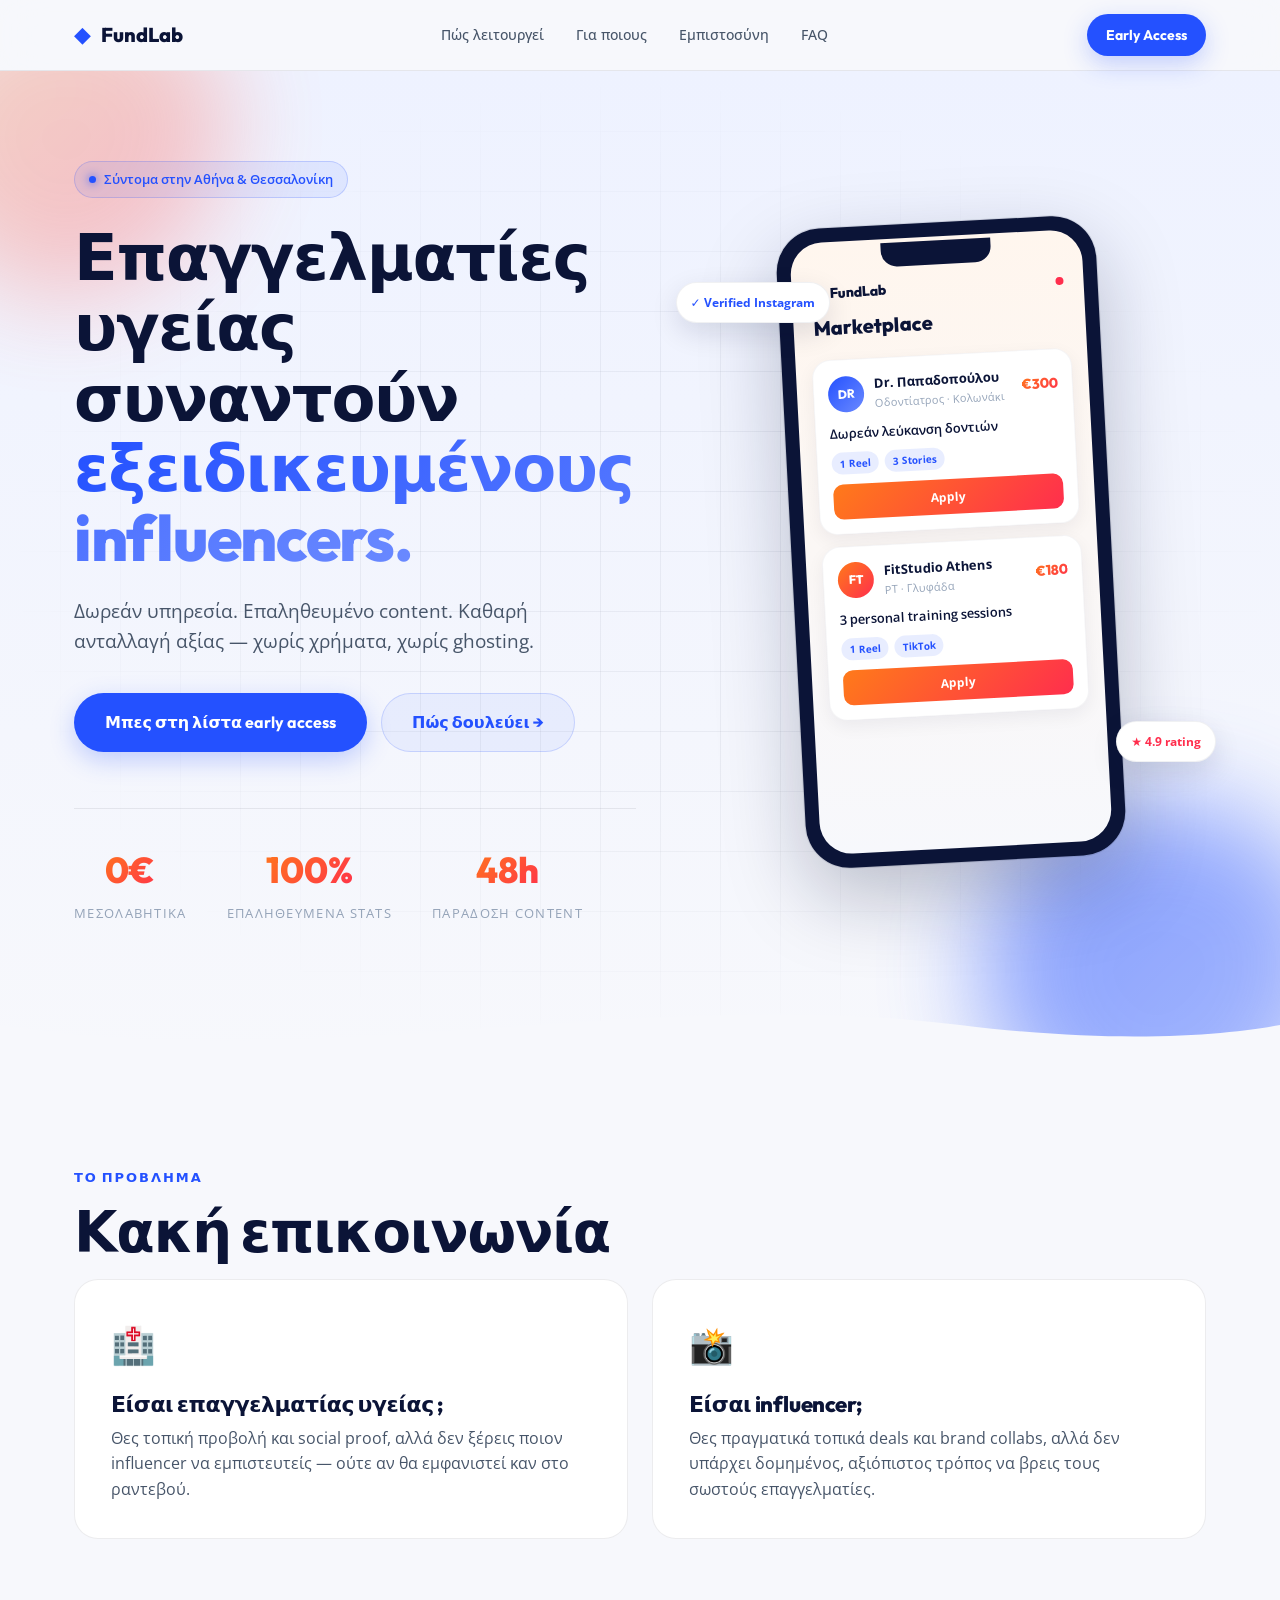
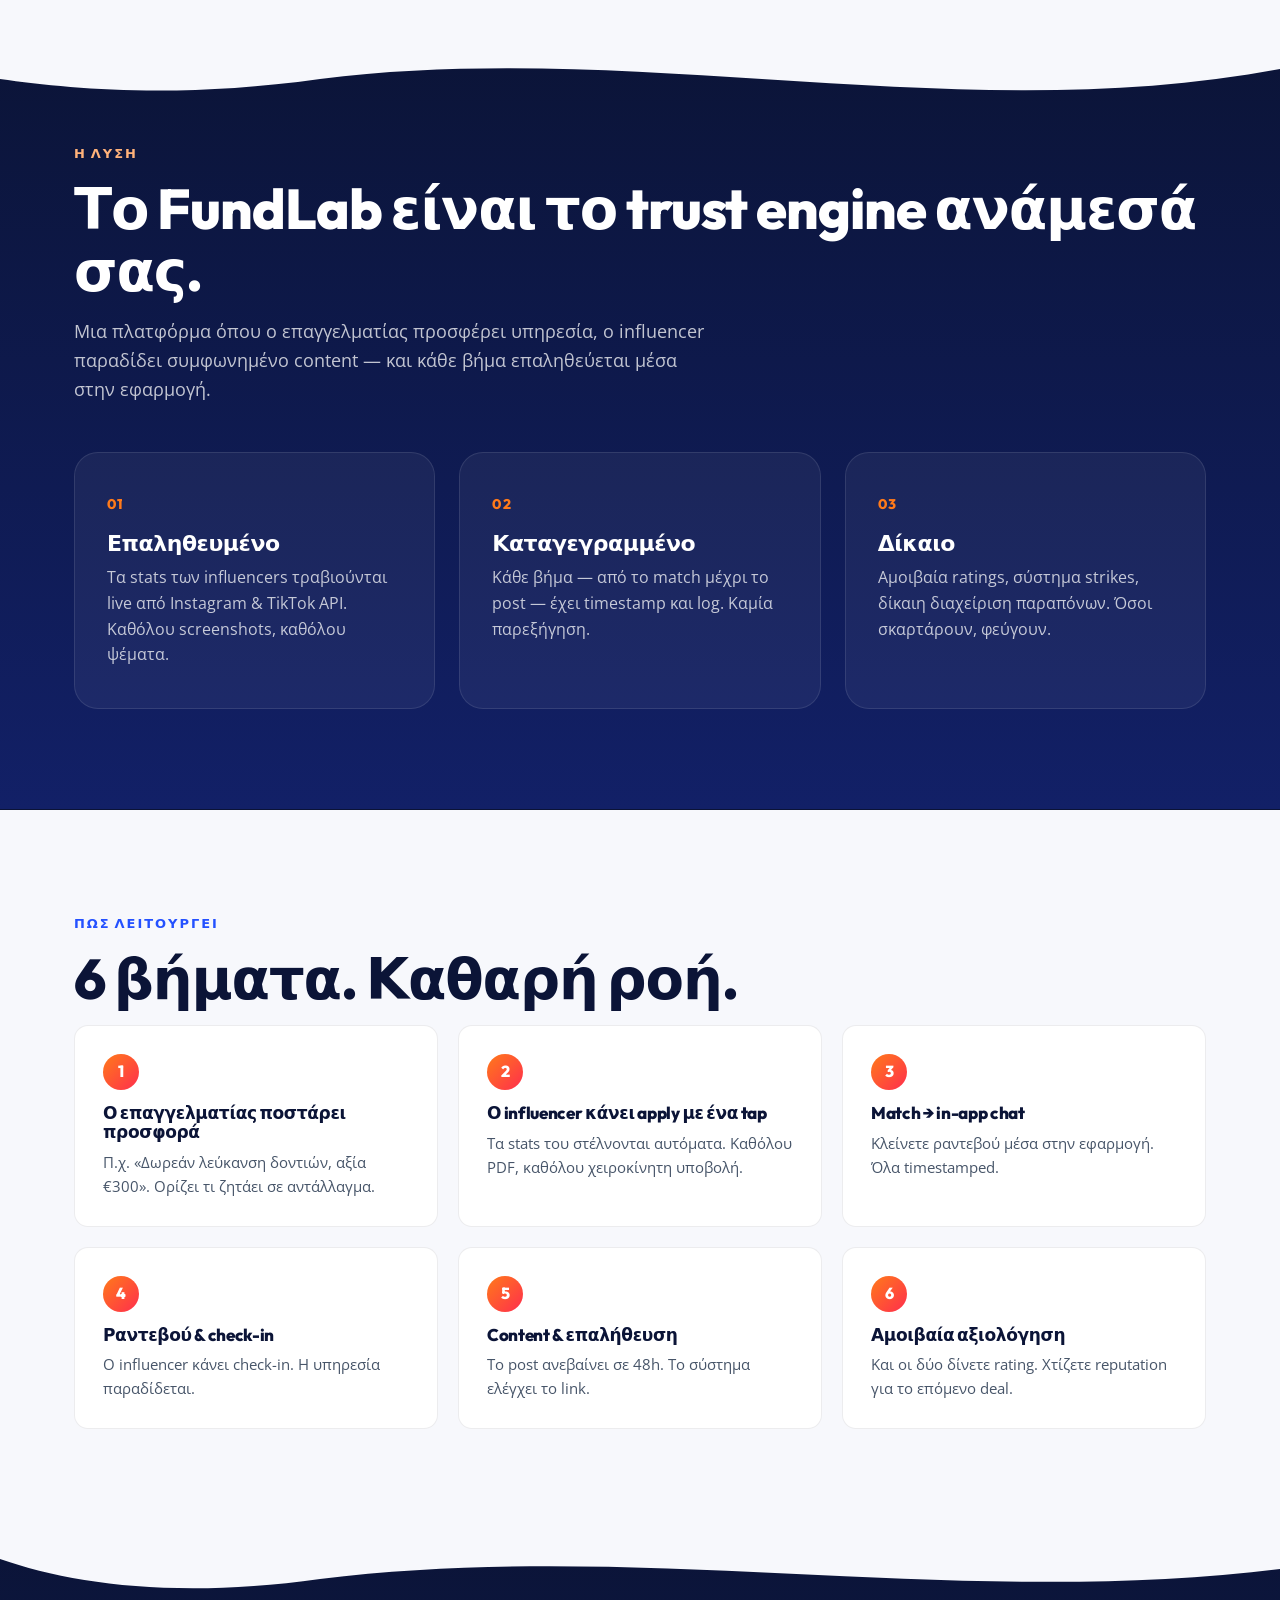
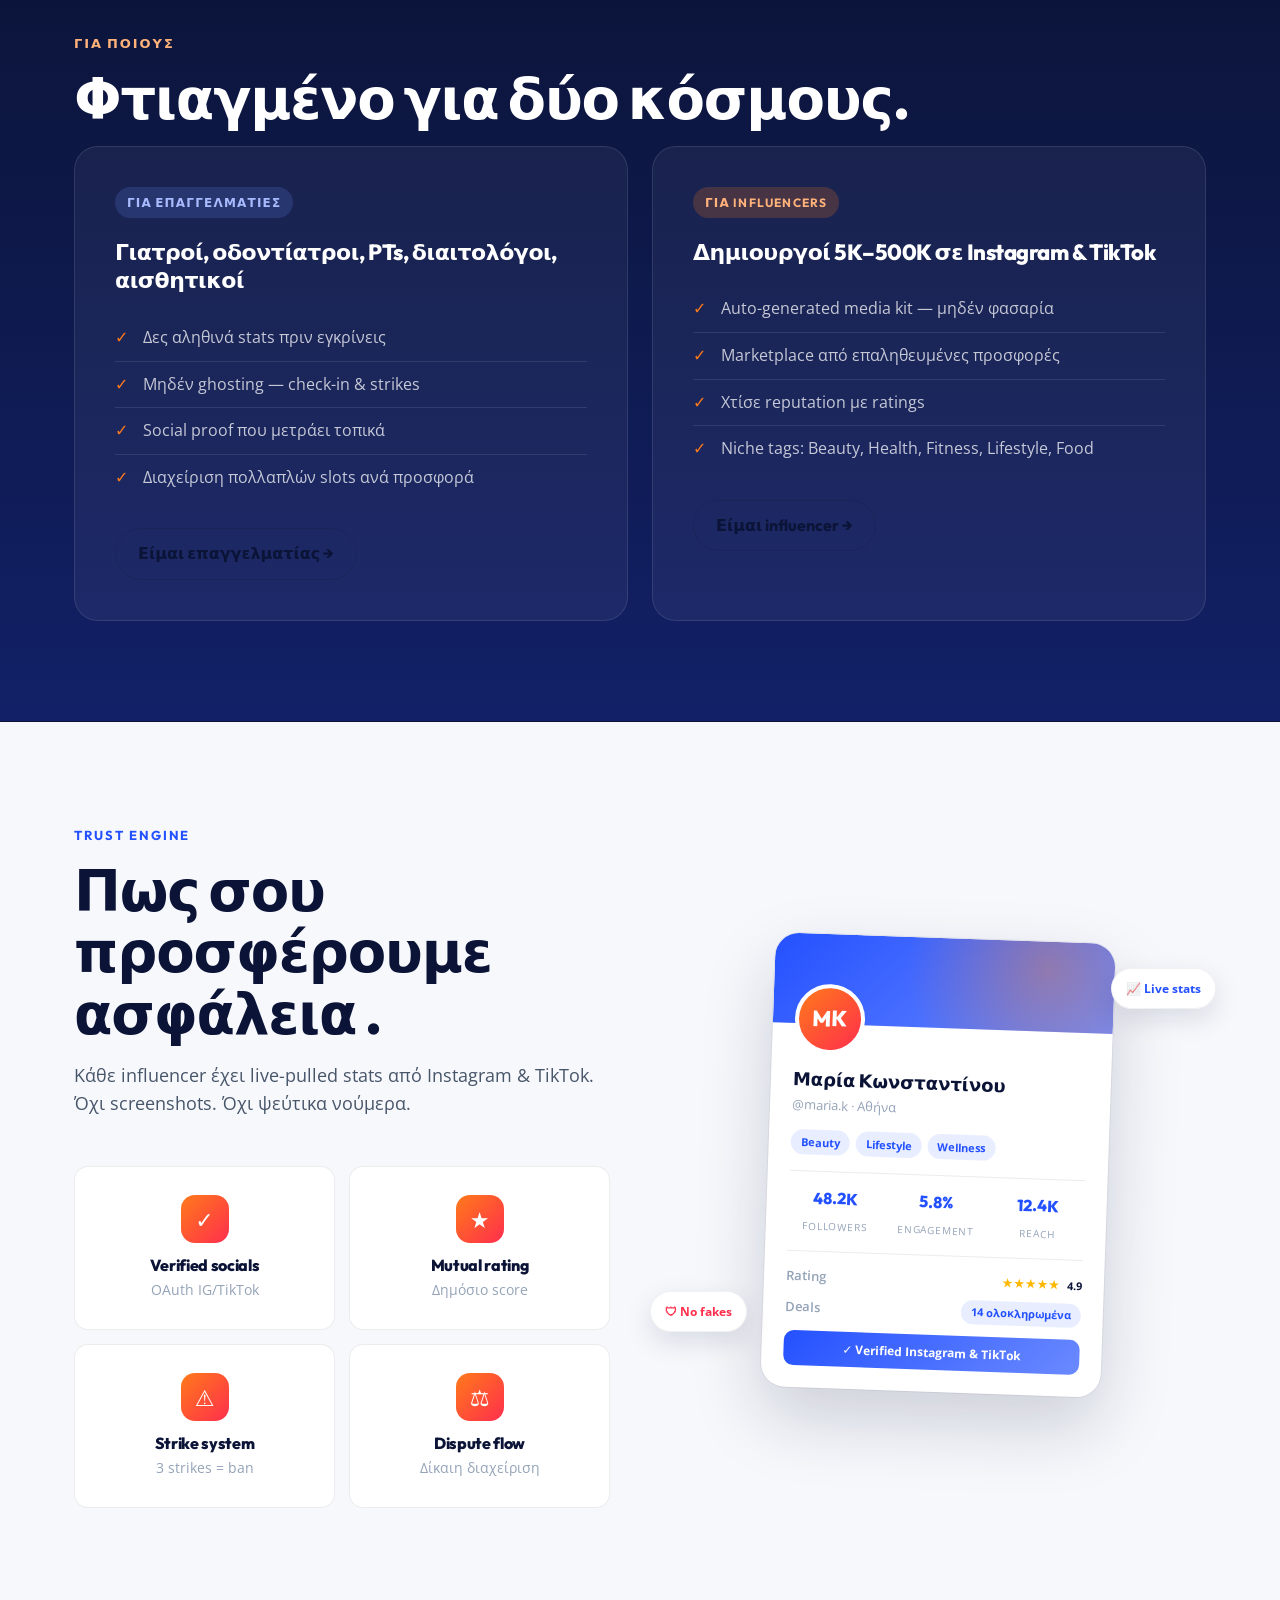
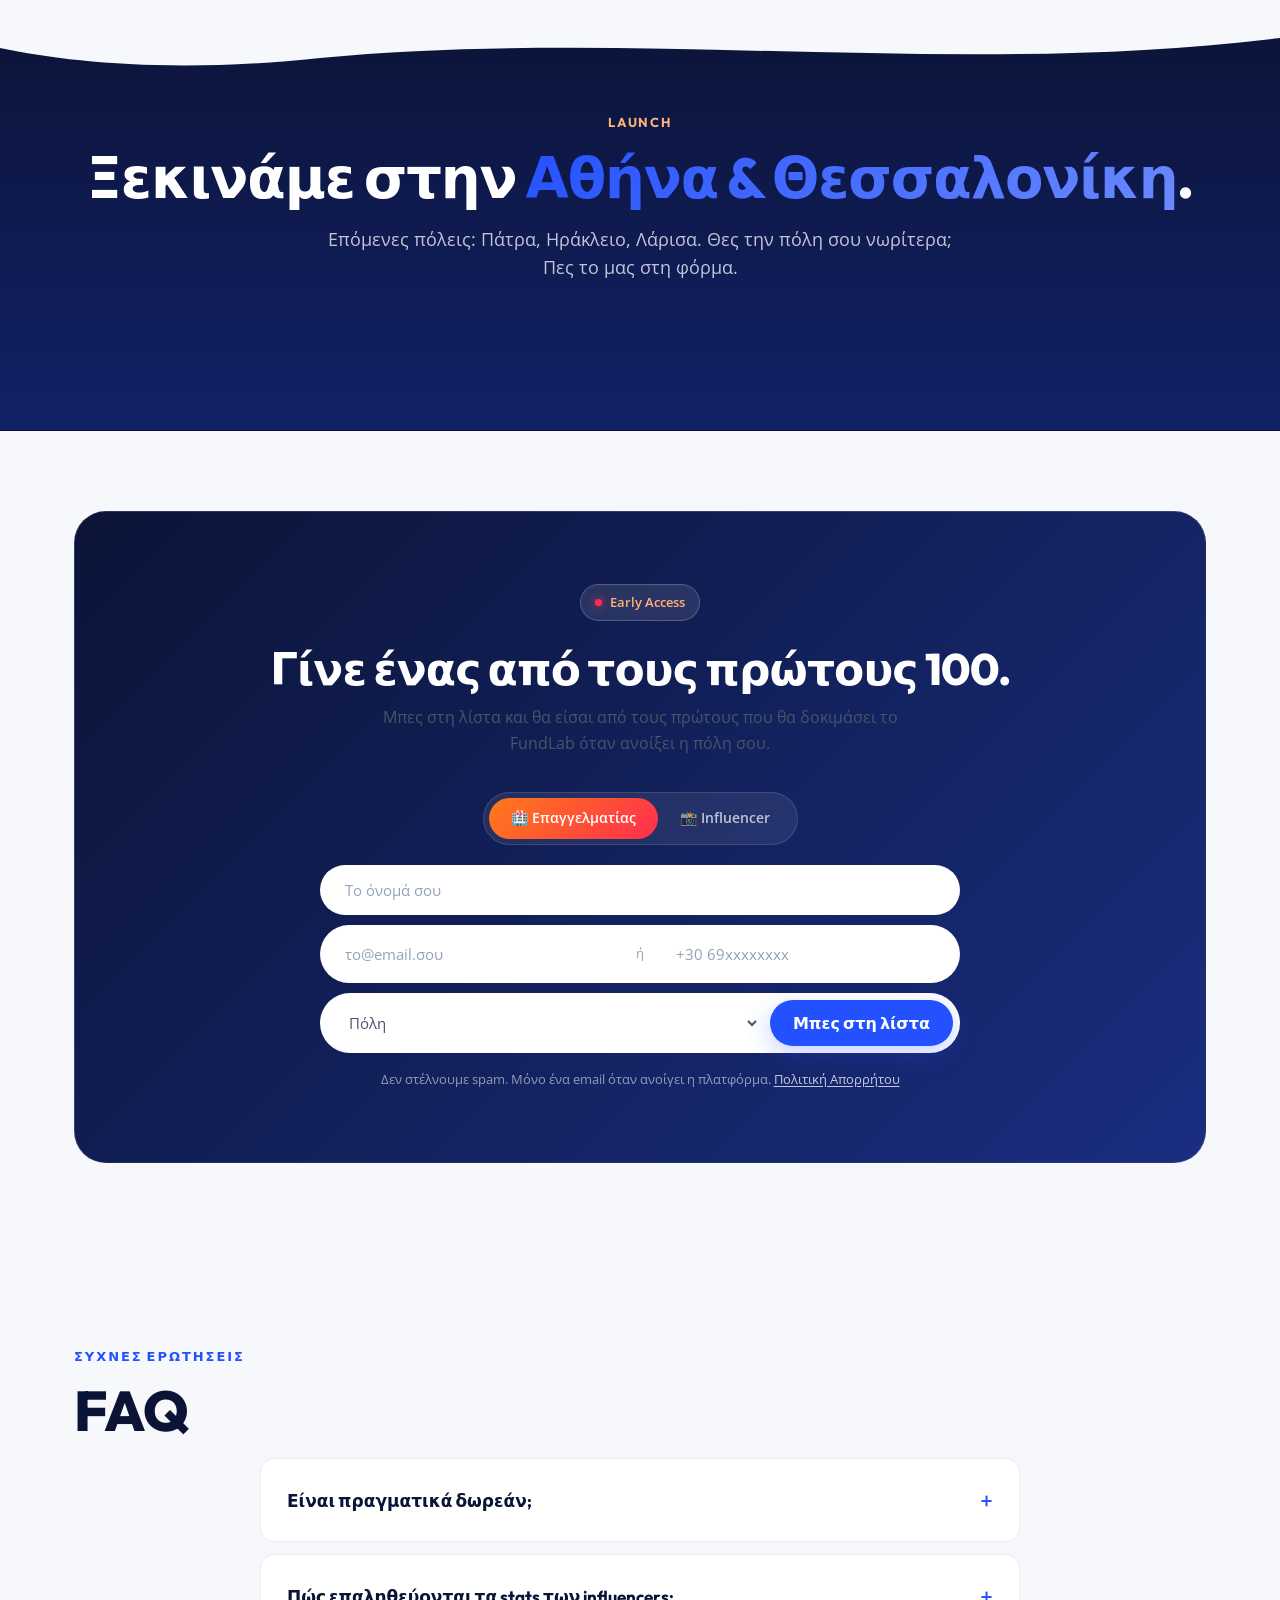
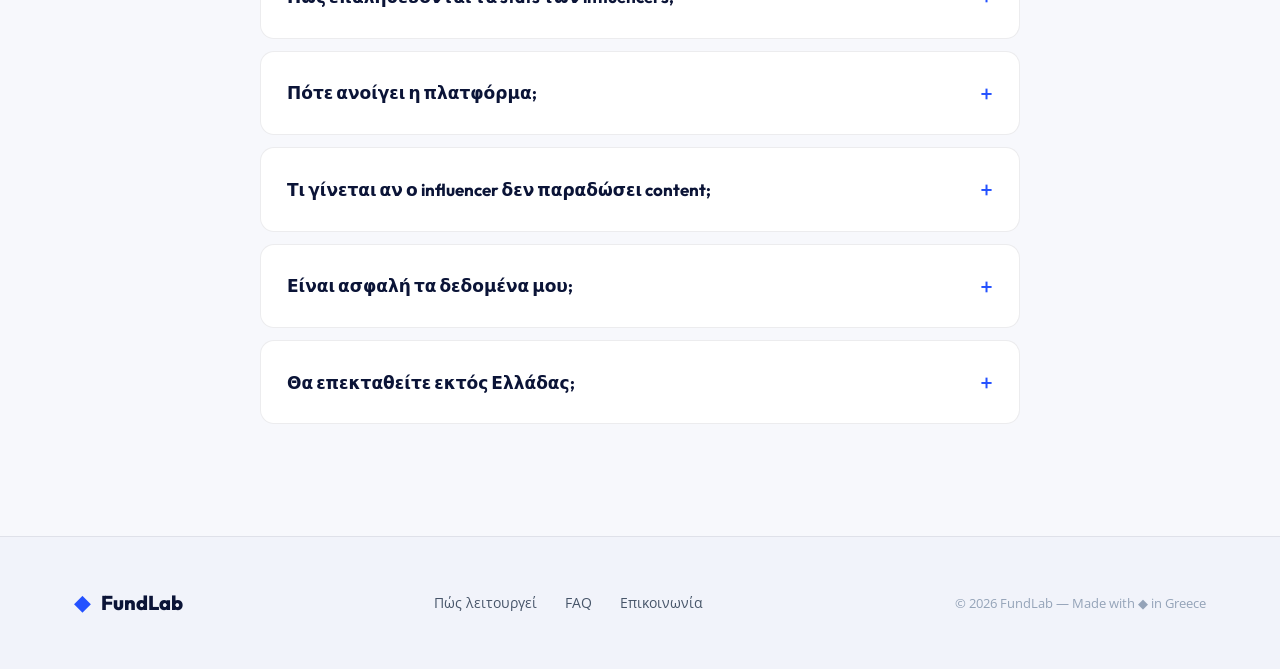
<file: index.html>
<!DOCTYPE html>
<html lang="el">
<head>
  <meta charset="UTF-8" />
  <meta name="viewport" content="width=device-width, initial-scale=1.0" />
  <title>FundLab — Επαγγελματίες & Influencers, χωρίς χρήματα</title>
  <meta name="description" content="Η πρώτη ελληνική πλατφόρμα barter μεταξύ τοπικών επαγγελματιών και influencers. Δωρεάν υπηρεσία για επαληθευμένο content. Χωρίς χρήματα, χωρίς ghosting." />
  <meta property="og:title" content="FundLab — Barter για επαγγελματίες & influencers" />
  <meta property="og:description" content="Δωρεάν υπηρεσία για επαληθευμένο content. Καθαρή ανταλλαγή αξίας." />
  <meta property="og:type" content="website" />
  <link rel="preconnect" href="https://fonts.googleapis.com" />
  <link rel="preconnect" href="https://fonts.gstatic.com" crossorigin />
  <link href="https://fonts.googleapis.com/css2?family=Open+Sans:wght@400;500;600;700&family=Outfit:wght@700;800&display=swap" rel="stylesheet" />
  <link rel="canonical" href="https://fundlab.gr/" />
  <link rel="stylesheet" href="style.css" />
</head>
<body>

  <!-- NAV -->
  <header class="nav">
    <div class="container nav-inner">
      <a href="#" class="brand">
        <span class="brand-mark">◆</span>
        <span class="brand-name">FundLab</span>
      </a>
      <nav class="nav-links">
        <a href="#how">Πώς λειτουργεί</a>
        <a href="#audience">Για ποιους</a>
        <a href="#trust">Εμπιστοσύνη</a>
        <a href="#faq">FAQ</a>
      </nav>
      <a href="#cta" class="btn btn-primary btn-sm">Early Access</a>
    </div>
  </header>

  <!-- HERO -->
  <section class="hero">
    <div class="hero-bg">
      <svg class="blob blob-1" viewBox="0 0 600 600" aria-hidden="true">
        <path fill="url(#g1)" d="M421,318Q396,386,329,420Q262,454,196,418Q130,382,99,316Q68,250,108,189Q148,128,219,109Q290,90,355,127Q420,164,433,207Q446,250,421,318Z"/>
        <defs><linearGradient id="g1" x1="0" x2="1" y1="0" y2="1"><stop offset="0%" stop-color="#ff9a3c"/><stop offset="100%" stop-color="#ff2e4d"/></linearGradient></defs>
      </svg>
      <svg class="blob blob-2" viewBox="0 0 600 600" aria-hidden="true">
        <path fill="url(#g2)" d="M453,324Q422,398,348,438Q274,478,201,438Q128,398,99,324Q70,250,108,182Q146,114,222,92Q298,70,367,103Q436,136,457,193Q478,250,453,324Z"/>
        <defs><linearGradient id="g2" x1="0" x2="1" y1="0" y2="1"><stop offset="0%" stop-color="#2451ff"/><stop offset="100%" stop-color="#6b8aff"/></linearGradient></defs>
      </svg>
      <div class="grid-overlay"></div>
    </div>
    <div class="container hero-inner">
      <div class="hero-text">
        <span class="badge">
          <span class="dot"></span>
          Σύντομα στην Αθήνα & Θεσσαλονίκη
        </span>
        <h1 class="hero-title">
          Επαγγελματίες υγείας συναντούν  <span class="grad">εξειδικευμένους influencers.</span>
        </h1>
        <p class="hero-sub">
          Δωρεάν υπηρεσία. Επαληθευμένο content. Καθαρή ανταλλαγή αξίας — χωρίς χρήματα, χωρίς ghosting.
        </p>
        <div class="hero-actions">
          <a href="#cta" class="btn btn-primary btn-lg">Μπες στη λίστα early access</a>
          <a href="#how" class="btn btn-ghost btn-lg">Πώς δουλεύει →</a>
        </div>
        <div class="hero-stats">
          <div class="stat"><strong>0€</strong><span>μεσολαβητικά</span></div>
          <div class="stat"><strong>100%</strong><span>επαληθευμένα stats</span></div>
          <div class="stat"><strong>48h</strong><span>παράδοση content</span></div>
        </div>
      </div>

      <div class="hero-phone" aria-hidden="true">
        <div class="phone">
          <div class="phone-notch"></div>
          <div class="phone-screen">
            <div class="phone-top">
              <div class="phone-brand"><span>◆</span> FundLab</div>
              <div class="phone-dot"></div>
            </div>
            <div class="phone-tab">Marketplace</div>

            <div class="offer-card offer-1">
              <div class="offer-head">
                <div class="avatar av-blue">DR</div>
                <div>
                  <div class="offer-name">Dr. Παπαδοπούλου</div>
                  <div class="offer-meta">Οδοντίατρος · Κολωνάκι</div>
                </div>
                <div class="offer-value">€300</div>
              </div>
              <div class="offer-title">Δωρεάν λεύκανση δοντιών</div>
              <div class="offer-tags">
                <span class="tag">1 Reel</span><span class="tag">3 Stories</span>
              </div>
              <div class="offer-cta">Apply</div>
            </div>

            <div class="offer-card offer-2">
              <div class="offer-head">
                <div class="avatar av-orange">FT</div>
                <div>
                  <div class="offer-name">FitStudio Athens</div>
                  <div class="offer-meta">PT · Γλυφάδα</div>
                </div>
                <div class="offer-value">€180</div>
              </div>
              <div class="offer-title">3 personal training sessions</div>
              <div class="offer-tags">
                <span class="tag">1 Reel</span><span class="tag">TikTok</span>
              </div>
              <div class="offer-cta">Apply</div>
            </div>
          </div>
        </div>
        <div class="float-pill pill-1">✓ Verified Instagram</div>
        <div class="float-pill pill-2">★ 4.9 rating</div>
      </div>
    </div>
    <svg class="section-divider" viewBox="0 0 1440 80" preserveAspectRatio="none" aria-hidden="true">
      <path d="M0,40 C360,90 720,0 1080,40 C1260,60 1380,50 1440,40 L1440,80 L0,80 Z" fill="#f7f8fc"/>
    </svg>
  </section>

  <!-- PROBLEM -->
  <section class="section" id="problem">
    <div class="container">
      <span class="eyebrow">Το πρόβλημα</span>
      <h2 class="section-title">Κακή επικοινωνία  </h2>
      <div class="grid-2">
        <div class="card">
          <div class="card-icon">🏥</div>
          <h3>Είσαι επαγγελματίας υγείας ;</h3>
          <p>Θες τοπική προβολή και social proof, αλλά δεν ξέρεις ποιον influencer να εμπιστευτείς — ούτε αν θα εμφανιστεί καν στο ραντεβού.</p>
        </div>
        <div class="card">
          <div class="card-icon">📸</div>
          <h3>Είσαι influencer;</h3>
          <p>Θες πραγματικά τοπικά deals και brand collabs, αλλά δεν υπάρχει δομημένος, αξιόπιστος τρόπος να βρεις τους σωστούς επαγγελματίες.</p>
        </div>
      </div>
    </div>
  </section>

  <!-- SOLUTION -->
  <section class="section section-dark has-wave-top" id="solution">
    <svg class="wave wave-top" viewBox="0 0 1440 80" preserveAspectRatio="none" aria-hidden="true">
      <path d="M0,0 L1440,0 L1440,30 C1080,90 720,0 360,40 C200,60 80,50 0,40 Z" fill="#f7f8fc"/>
    </svg>
    <div class="container">
      <span class="eyebrow">Η λύση</span>
      <h2 class="section-title">Το FundLab είναι το trust engine ανάμεσά σας.</h2>
      <p class="section-lead">
        Μια πλατφόρμα όπου ο επαγγελματίας προσφέρει υπηρεσία, ο influencer παραδίδει συμφωνημένο content — και κάθε βήμα επαληθεύεται μέσα στην εφαρμογή.
      </p>
      <div class="grid-3">
        <div class="pillar">
          <div class="pillar-num">01</div>
          <h3>Επαληθευμένο</h3>
          <p>Τα stats των influencers τραβιούνται live από Instagram & TikTok API. Καθόλου screenshots, καθόλου ψέματα.</p>
        </div>
        <div class="pillar">
          <div class="pillar-num">02</div>
          <h3>Καταγεγραμμένο</h3>
          <p>Κάθε βήμα — από το match μέχρι το post — έχει timestamp και log. Καμία παρεξήγηση.</p>
        </div>
        <div class="pillar">
          <div class="pillar-num">03</div>
          <h3>Δίκαιο</h3>
          <p>Αμοιβαία ratings, σύστημα strikes, δίκαιη διαχείριση παραπόνων. Όσοι σκαρτάρουν, φεύγουν.</p>
        </div>
      </div>
    </div>
  </section>

  <!-- HOW IT WORKS -->
  <section class="section" id="how">
    <div class="container">
      <span class="eyebrow">Πώς λειτουργεί</span>
      <h2 class="section-title">6 βήματα. Καθαρή ροή.</h2>
      <div class="steps">
        <div class="step"><span class="step-n">1</span><h4>Ο επαγγελματίας ποστάρει προσφορά</h4><p>Π.χ. «Δωρεάν λεύκανση δοντιών, αξία €300». Ορίζει τι ζητάει σε αντάλλαγμα.</p></div>
        <div class="step"><span class="step-n">2</span><h4>Ο influencer κάνει apply με ένα tap</h4><p>Τα stats του στέλνονται αυτόματα. Καθόλου PDF, καθόλου χειροκίνητη υποβολή.</p></div>
        <div class="step"><span class="step-n">3</span><h4>Match → in-app chat</h4><p>Κλείνετε ραντεβού μέσα στην εφαρμογή. Όλα timestamped.</p></div>
        <div class="step"><span class="step-n">4</span><h4>Ραντεβού & check-in</h4><p>Ο influencer κάνει check-in. Η υπηρεσία παραδίδεται.</p></div>
        <div class="step"><span class="step-n">5</span><h4>Content & επαλήθευση</h4><p>Το post ανεβαίνει σε 48h. Το σύστημα ελέγχει το link.</p></div>
        <div class="step"><span class="step-n">6</span><h4>Αμοιβαία αξιολόγηση</h4><p>Και οι δύο δίνετε rating. Χτίζετε reputation για το επόμενο deal.</p></div>
      </div>
    </div>
  </section>

  <!-- AUDIENCES -->
  <section class="section section-dark has-wave-top" id="audience">
    <svg class="wave wave-top" viewBox="0 0 1440 80" preserveAspectRatio="none" aria-hidden="true">
      <path d="M0,0 L1440,0 L1440,40 C1080,80 720,10 360,50 C200,70 80,55 0,30 Z" fill="#f7f8fc"/>
    </svg>
    <div class="container">
      <span class="eyebrow">Για ποιους</span>
      <h2 class="section-title">Φτιαγμένο για δύο κόσμους.</h2>
      <div class="grid-2">
        <div class="audience">
          <div class="audience-tag pro">Για επαγγελματίες</div>
          <h3>Γιατροί, οδοντίατροι, PTs, διαιτολόγοι, αισθητικοί</h3>
          <ul>
            <li>Δες αληθινά stats πριν εγκρίνεις</li>
            <li>Μηδέν ghosting — check-in & strikes</li>
            <li>Social proof που μετράει τοπικά</li>
            <li>Διαχείριση πολλαπλών slots ανά προσφορά</li>
          </ul>
          <a href="#cta" class="btn btn-outline">Είμαι επαγγελματίας →</a>
        </div>
        <div class="audience">
          <div class="audience-tag inf">Για influencers</div>
          <h3>Δημιουργοί 5K–500K σε Instagram & TikTok</h3>
          <ul>
            <li>Auto-generated media kit — μηδέν φασαρία</li>
            <li>Marketplace από επαληθευμένες προσφορές</li>
            <li>Χτίσε reputation με ratings</li>
            <li>Niche tags: Beauty, Health, Fitness, Lifestyle, Food</li>
          </ul>
          <a href="#cta" class="btn btn-outline">Είμαι influencer →</a>
        </div>
      </div>
    </div>
  </section>

  <!-- TRUST -->
  <section class="section" id="trust">
    <div class="container">
      <div class="trust-grid">
        <div>
          <span class="eyebrow">Trust engine</span>
          <h2 class="section-title">Πως σου προσφέρουμε <br/>ασφάλεια .</h2>
          <p class="section-lead">Κάθε influencer έχει live-pulled stats από Instagram & TikTok. Όχι screenshots. Όχι ψεύτικα νούμερα.</p>
          <div class="trust-mini">
            <div class="trust-card"><div class="trust-ico">✓</div><h4>Verified socials</h4><p>OAuth IG/TikTok</p></div>
            <div class="trust-card"><div class="trust-ico">★</div><h4>Mutual rating</h4><p>Δημόσιο score</p></div>
            <div class="trust-card"><div class="trust-ico">⚠</div><h4>Strike system</h4><p>3 strikes = ban</p></div>
            <div class="trust-card"><div class="trust-ico">⚖</div><h4>Dispute flow</h4><p>Δίκαιη διαχείριση</p></div>
          </div>
        </div>

        <div class="kit-wrap" aria-hidden="true">
          <div class="kit-card">
            <div class="kit-cover"></div>
            <div class="kit-avatar">MK</div>
            <div class="kit-body">
              <div class="kit-name">Μαρία Κωνσταντίνου</div>
              <div class="kit-handle">@maria.k · Αθήνα</div>
              <div class="kit-tags">
                <span class="tag tag-blue">Beauty</span>
                <span class="tag tag-blue">Lifestyle</span>
                <span class="tag tag-blue">Wellness</span>
              </div>
              <div class="kit-stats">
                <div class="kit-stat"><strong>48.2K</strong><span>Followers</span></div>
                <div class="kit-stat"><strong>5.8%</strong><span>Engagement</span></div>
                <div class="kit-stat"><strong>12.4K</strong><span>Reach</span></div>
              </div>
              <div class="kit-row">
                <span class="kit-label">Rating</span>
                <span class="kit-stars">★★★★★ <small>4.9</small></span>
              </div>
              <div class="kit-row">
                <span class="kit-label">Deals</span>
                <span class="kit-pill">14 ολοκληρωμένα</span>
              </div>
              <div class="kit-verified">✓ Verified Instagram & TikTok</div>
            </div>
          </div>
          <div class="float-pill kit-pill-1">📈 Live stats</div>
          <div class="float-pill kit-pill-2">🛡 No fakes</div>
        </div>
      </div>
    </div>
  </section>

  <!-- MARKETS -->
  <section class="section section-dark has-wave-top" id="markets">
    <svg class="wave wave-top" viewBox="0 0 1440 80" preserveAspectRatio="none" aria-hidden="true">
      <path d="M0,0 L1440,0 L1440,30 C1080,70 720,20 360,50 C200,65 80,55 0,40 Z" fill="#f7f8fc"/>
    </svg>
    <div class="container center">
      <span class="eyebrow">Launch</span>
      <h2 class="section-title">Ξεκινάμε στην <span class="grad">Αθήνα & Θεσσαλονίκη</span>.</h2>
      <p class="section-lead">Επόμενες πόλεις: Πάτρα, Ηράκλειο, Λάρισα. Θες την πόλη σου νωρίτερα; Πες το μας στη φόρμα.</p>
    </div>
  </section>

  <!-- CTA -->
  <section class="cta-section" id="cta">
    <div class="container">
      <div class="cta-card">
        <span class="badge badge-light"><span class="dot"></span> Early Access</span>
        <h2>Γίνε ένας από τους πρώτους 100.</h2>
        <p>Μπες στη λίστα και θα είσαι από τους πρώτους που θα δοκιμάσει το FundLab όταν ανοίξει η πόλη σου.</p>

        <form id="early-form" class="form" novalidate>
          <div class="role-toggle">
            <label class="role-opt">
              <input type="radio" name="role" value="professional" checked />
              <span>🏥 Επαγγελματίας</span>
            </label>
            <label class="role-opt">
              <input type="radio" name="role" value="influencer" />
              <span>📸 Influencer</span>
            </label>
          </div>

          <div class="form-row form-row-name">
            <input type="text" name="name" placeholder="Το όνομά σου" required autocomplete="name" />
          </div>

          <div class="form-row form-row-contact">
            <input type="email" name="email" placeholder="το@email.σου" autocomplete="email" />
            <span class="contact-sep">ή</span>
            <input type="tel" name="phone" placeholder="+30 69xxxxxxxx" autocomplete="tel" />
          </div>

          <div class="form-row">
            <select name="city" required>
              <option value="">Πόλη</option>
              <option>Αθήνα</option>
              <option>Θεσσαλονίκη</option>
              <option>Πάτρα</option>
              <option>Ηράκλειο</option>
              <option>Λάρισα</option>
              <option>Άλλη</option>
            </select>
            <button type="submit" class="btn btn-primary">Μπες στη λίστα</button>
          </div>
          <p class="form-fine">Δεν στέλνουμε spam. Μόνο ένα email όταν ανοίγει η πλατφόρμα. <a href="privacy.html" class="form-fine-link">Πολιτική Απορρήτου</a></p>
        </form>

        <div id="form-success" class="form-success" hidden>
          <div class="check">✓</div>
          <h3>Είσαι μέσα!</h3>
          <p>Θα σου στείλουμε email μόλις ανοίξει η πόλη σου. Ευχαριστούμε που πιστεύεις στο FundLab.</p>
        </div>

        <div id="form-error" class="form-error" hidden>
          <div class="check check-err">✕</div>
          <h3>Κάτι πήγε στραβά.</h3>
          <p>Δοκίμασε ξανά σε λίγο ή επικοινώνησε μαζί μας στο <a href="mailto:hello@fundlab.gr">hello@fundlab.gr</a>.</p>
        </div>
      </div>
    </div>
  </section>

  <!-- FAQ -->
  <section class="section" id="faq">
    <div class="container">
      <span class="eyebrow">Συχνές ερωτήσεις</span>
      <h2 class="section-title">FAQ</h2>
      <div class="faq">
        <details><summary>Είναι πραγματικά δωρεάν;</summary><p>Ναι. Δεν υπάρχει συναλλαγή χρημάτων μεταξύ των μερών. Η ανταλλαγή είναι υπηρεσία ↔ content.</p></details>
        <details><summary>Πώς επαληθεύονται τα stats των influencers;</summary><p>Μέσω επίσημου OAuth API της Instagram (Basic Display) και του TikTok. Τα νούμερα δεν εισάγονται χειροκίνητα.</p></details>
        <details><summary>Πότε ανοίγει η πλατφόρμα;</summary><p>Στόχος μας είναι early access για Αθήνα & Θεσσαλονίκη μέσα στους επόμενους μήνες. Όσοι είναι στη λίστα μπαίνουν πρώτοι.</p></details>
        <details><summary>Τι γίνεται αν ο influencer δεν παραδώσει content;</summary><p>Παίρνει strike. 3 strikes → suspension. Ο επαγγελματίας ειδοποιείται και το slot επιστρέφει στην προσφορά του.</p></details>
        <details><summary>Είναι ασφαλή τα δεδομένα μου;</summary><p>Ναι. Δεν αποθηκεύουμε passwords social, μόνο tokens μέσω OAuth. Πλήρης συμμόρφωση GDPR.</p></details>
        <details><summary>Θα επεκταθείτε εκτός Ελλάδας;</summary><p>Ναι, μετά την επικύρωση του μοντέλου στα μεγάλα αστικά κέντρα της Ελλάδας.</p></details>
      </div>
    </div>
  </section>

  <!-- FOOTER -->
  <footer class="footer">
    <div class="container footer-inner">
      <div class="brand">
        <span class="brand-mark">◆</span>
        <span class="brand-name">FundLab</span>
      </div>
      <div class="footer-links">
        <a href="#how">Πώς λειτουργεί</a>
        <a href="#faq">FAQ</a>
        <a href="mailto:hello@fundlab.gr">Επικοινωνία</a>
      </div>
      <div class="footer-copy">© 2026 FundLab — Made with ◆ in Greece</div>
    </div>
  </footer>

  <script src="script.js"></script>
</body>
</html>
</file>
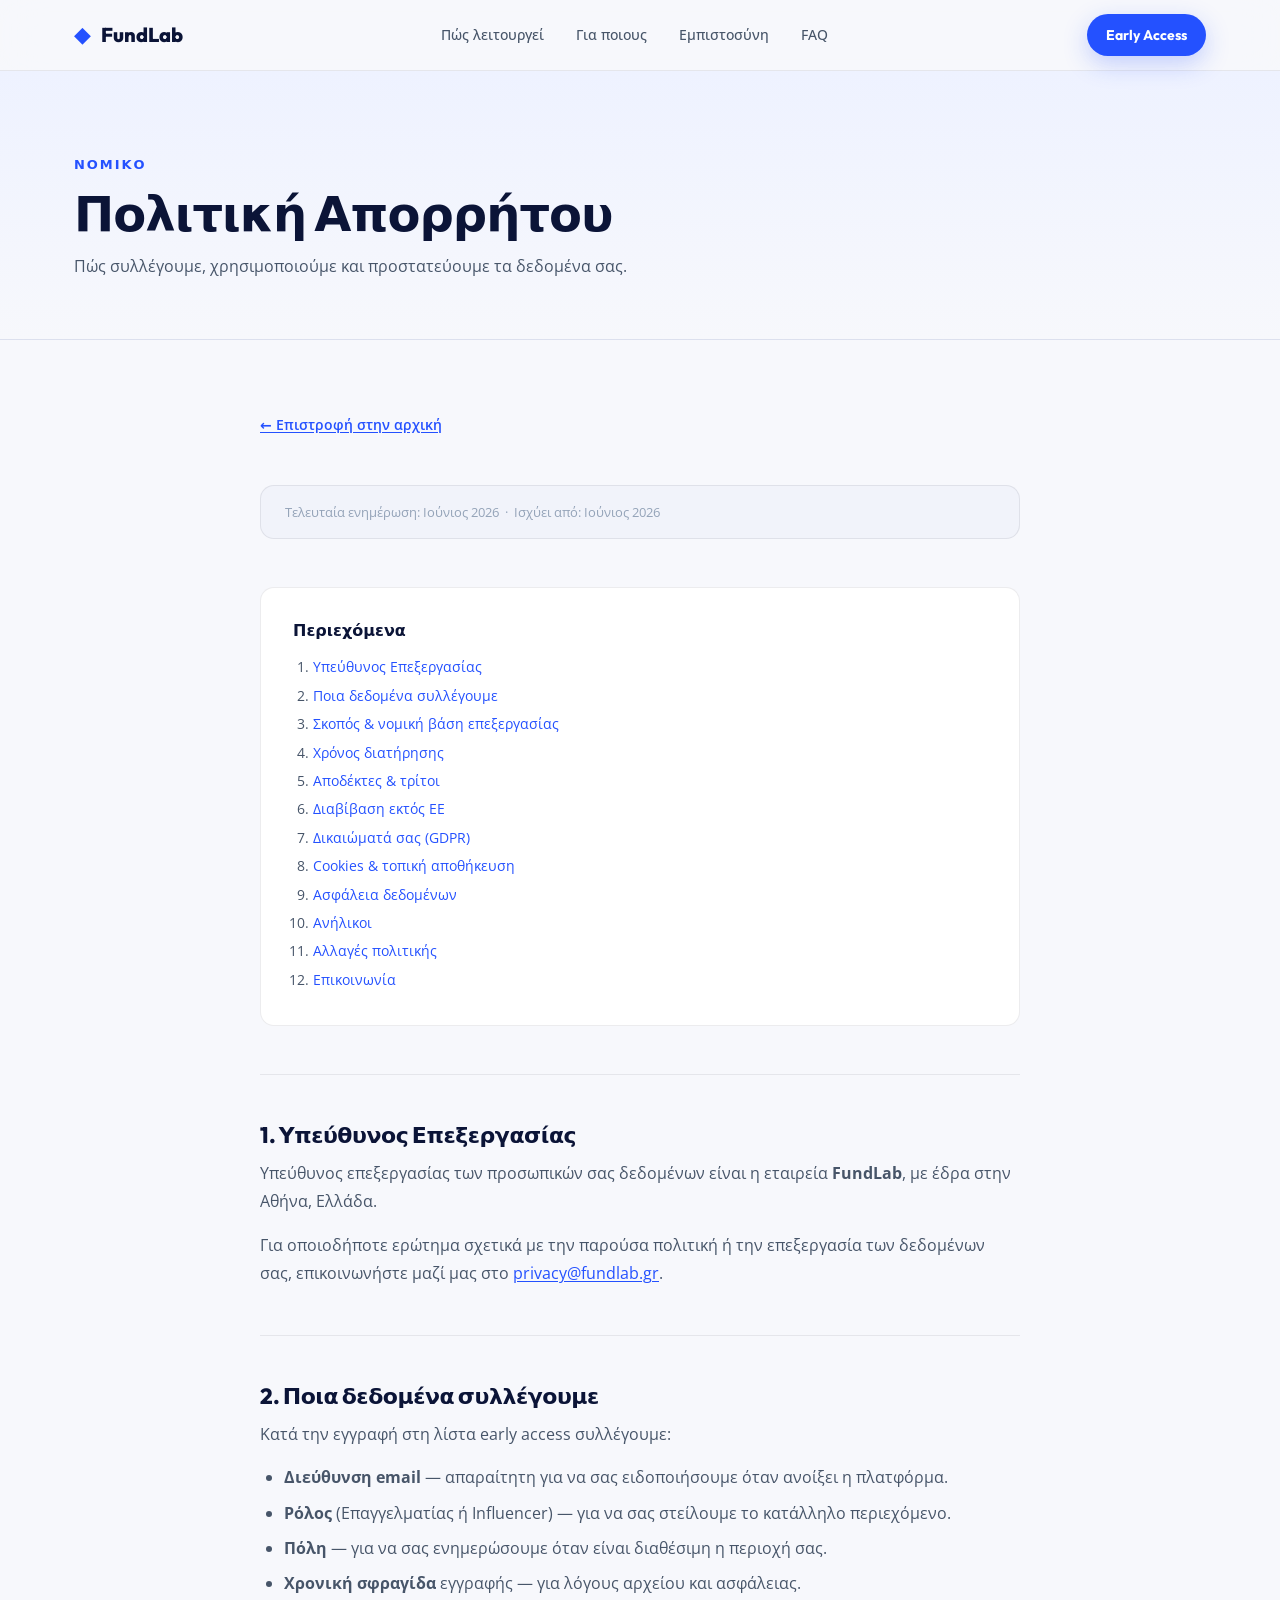
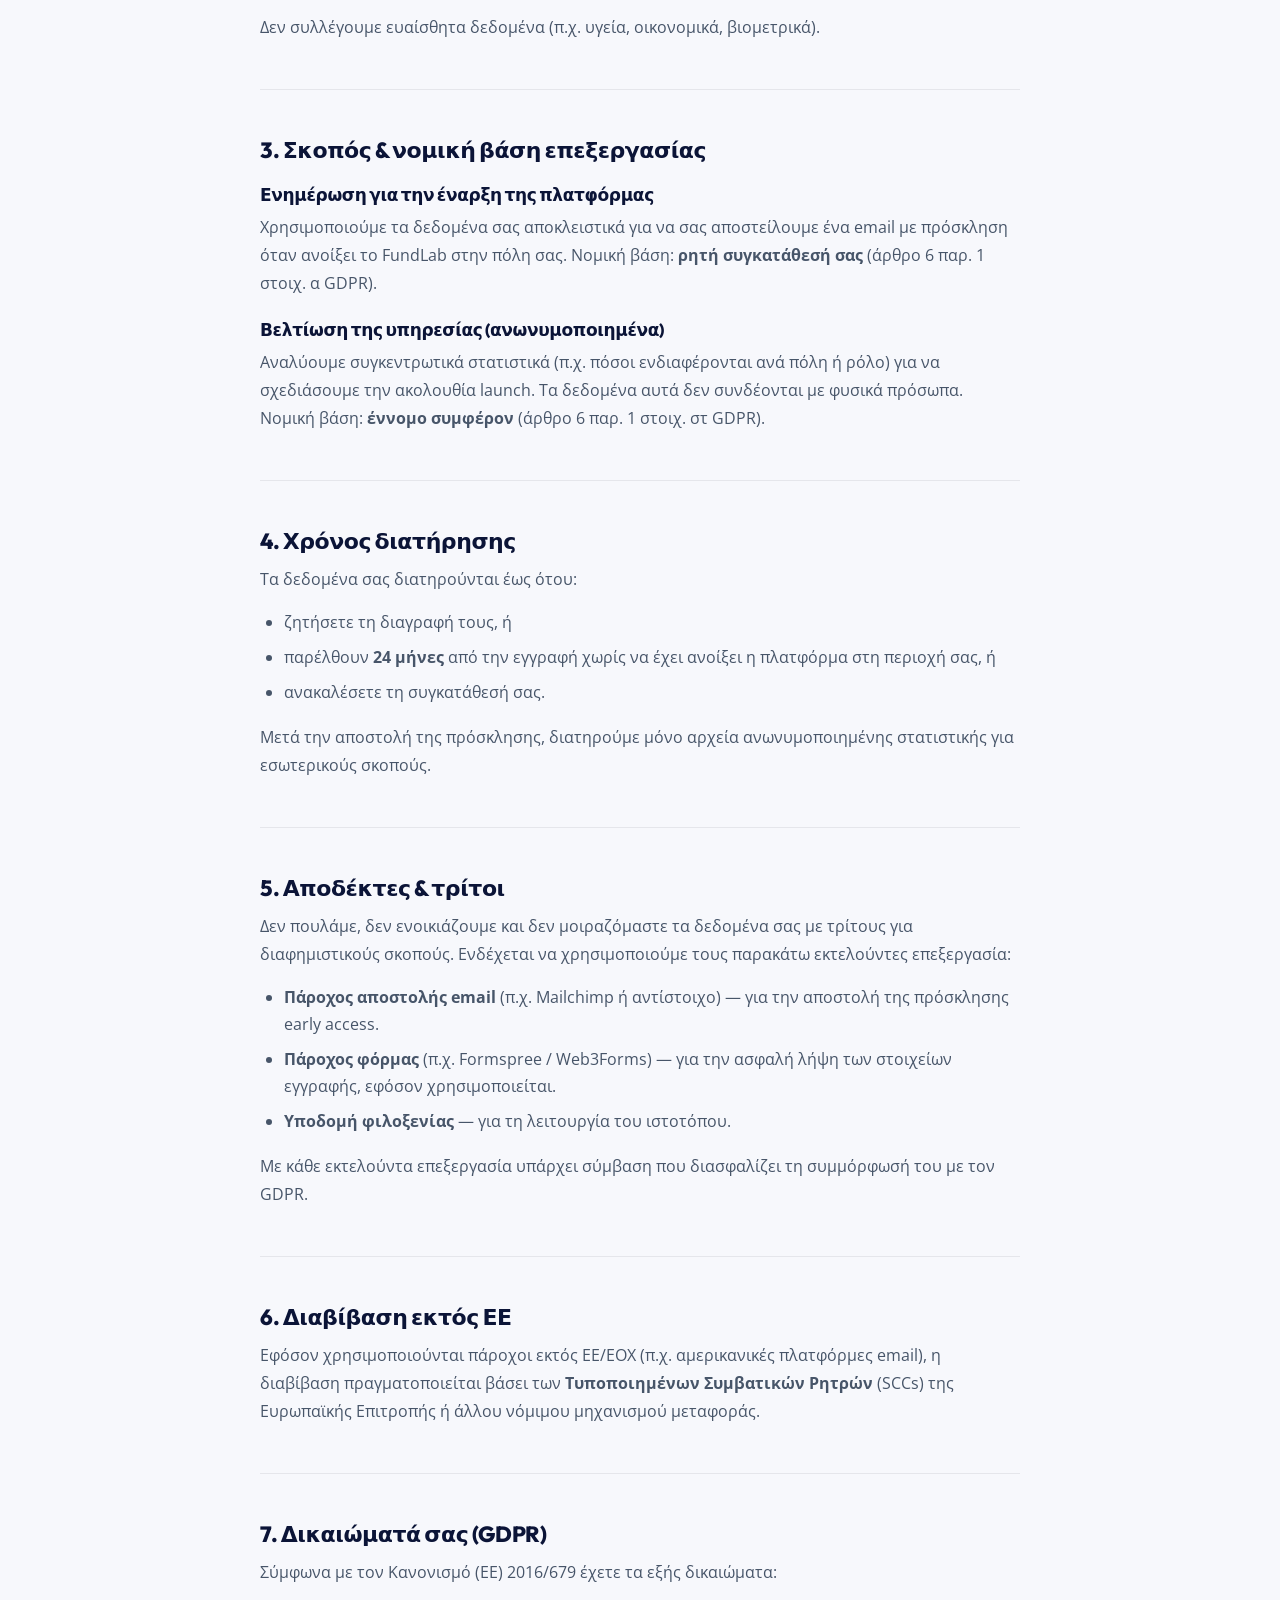
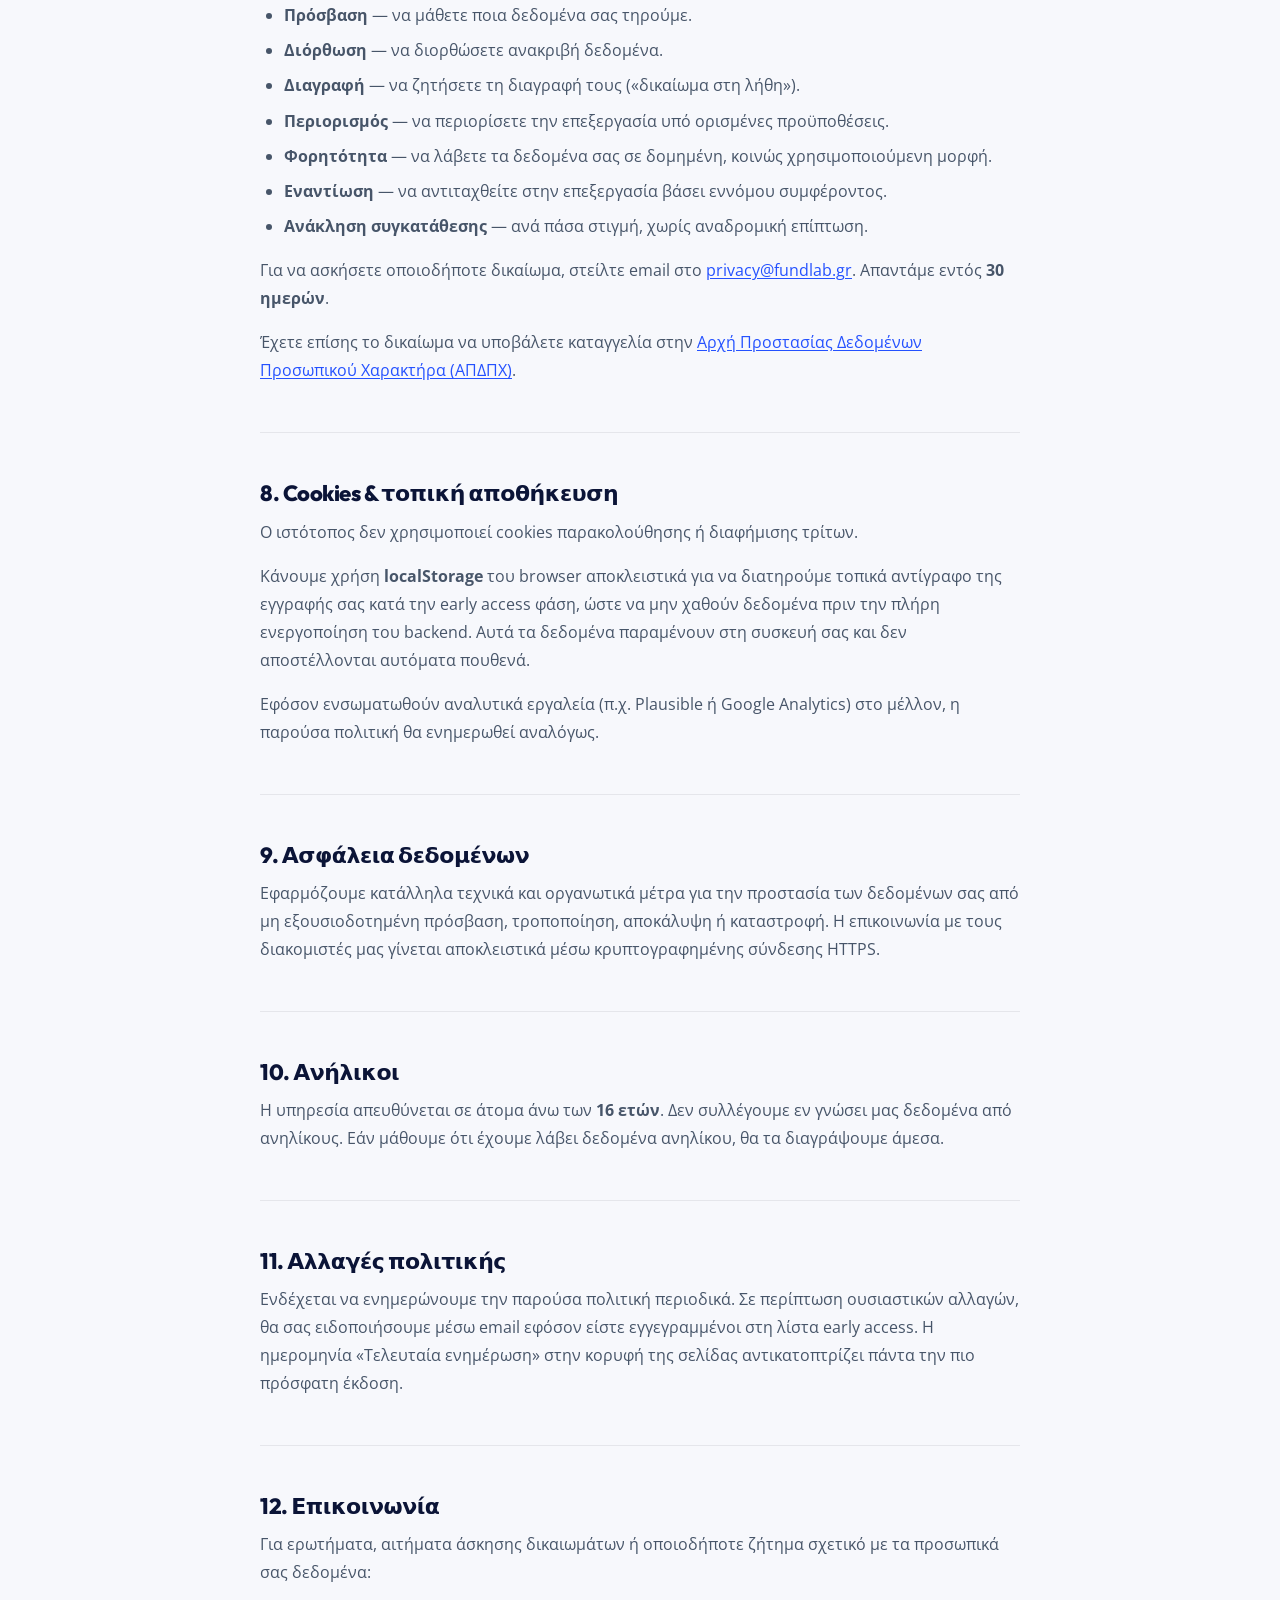
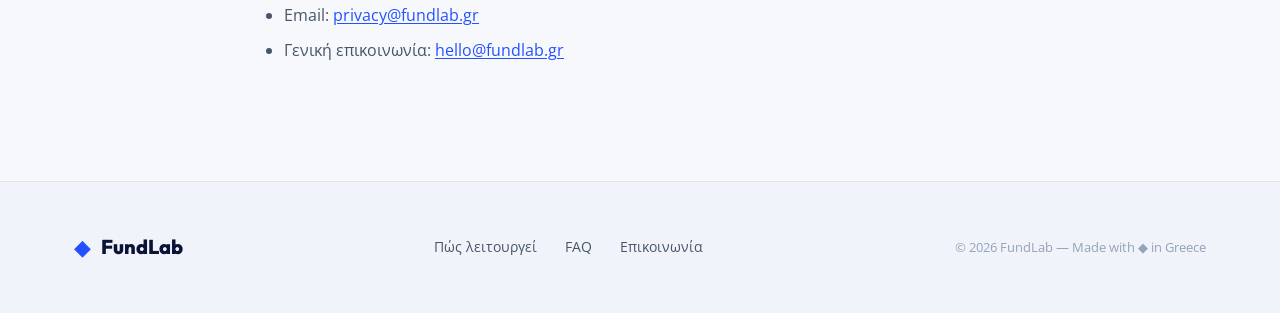
<file: privacy.html>
<!DOCTYPE html>
<html lang="el">
<head>
  <meta charset="UTF-8" />
  <meta name="viewport" content="width=device-width, initial-scale=1.0" />
  <title>Πολιτική Απορρήτου — FundLab</title>
  <meta name="description" content="Πολιτική Απορρήτου και προστασία προσωπικών δεδομένων της πλατφόρμας FundLab σύμφωνα με τον GDPR." />
  <meta name="robots" content="noindex, follow" />
  <link rel="canonical" href="https://fundlab.gr/privacy" />
  <link rel="preconnect" href="https://fonts.googleapis.com" />
  <link rel="preconnect" href="https://fonts.gstatic.com" crossorigin />
  <link href="https://fonts.googleapis.com/css2?family=Open+Sans:wght@400;500;600;700&family=Outfit:wght@700;800&display=swap" rel="stylesheet" />
  <link rel="stylesheet" href="style.css" />
  <style>
    .privacy-hero {
      padding: 80px 0 60px;
      background: linear-gradient(180deg, #eef2ff 0%, #f7f8fc 100%);
      border-bottom: 1px solid var(--border);
    }
    .privacy-hero .eyebrow { margin-bottom: 12px; }
    .privacy-hero h1 { font-size: clamp(28px, 4vw, 48px); margin-bottom: 14px; }
    .privacy-hero p { color: var(--text-2); font-size: 16px; }

    .privacy-body { padding: 72px 0 100px; }
    .privacy-content { max-width: 760px; margin: 0 auto; }

    .privacy-content h2 {
      font-size: 22px;
      margin: 48px 0 12px;
      padding-top: 48px;
      border-top: 1px solid var(--border);
      color: var(--text);
    }
    .privacy-content h2:first-child { border-top: none; margin-top: 0; padding-top: 0; }
    .privacy-content h3 { font-size: 17px; margin: 24px 0 8px; color: var(--text); }
    .privacy-content p { color: var(--text-2); margin-bottom: 16px; line-height: 1.75; }
    .privacy-content ul { color: var(--text-2); padding-left: 24px; margin-bottom: 16px; }
    .privacy-content ul li { margin-bottom: 8px; line-height: 1.7; }
    .privacy-content a { color: var(--brand); text-decoration: underline; text-underline-offset: 2px; }
    .privacy-content a:hover { color: var(--brand-hover); }

    .privacy-toc {
      background: var(--surface);
      border: 1px solid var(--border);
      border-radius: var(--radius);
      padding: 28px 32px;
      margin-bottom: 48px;
    }
    .privacy-toc p { font-weight: 700; color: var(--text); margin-bottom: 12px; font-family: var(--font-display); }
    .privacy-toc ol { color: var(--text-2); padding-left: 20px; margin: 0; }
    .privacy-toc ol li { margin-bottom: 6px; font-size: 14px; }
    .privacy-toc ol li a { color: var(--brand); text-decoration: none; }
    .privacy-toc ol li a:hover { text-decoration: underline; }

    .privacy-meta {
      background: var(--surface-2);
      border: 1px solid var(--border);
      border-radius: var(--radius);
      padding: 16px 24px;
      font-size: 13px;
      color: var(--text-3);
      margin-bottom: 48px;
    }

    .back-link {
      display: inline-flex;
      align-items: center;
      gap: 6px;
      font-size: 14px;
      font-weight: 600;
      color: var(--brand);
      margin-bottom: 48px;
    }
    .back-link:hover { color: var(--brand-hover); }
  </style>
</head>
<body>

  <!-- NAV -->
  <header class="nav">
    <div class="container nav-inner">
      <a href="index.html" class="brand">
        <span class="brand-mark">◆</span>
        <span class="brand-name">FundLab</span>
      </a>
      <nav class="nav-links">
        <a href="index.html#how">Πώς λειτουργεί</a>
        <a href="index.html#audience">Για ποιους</a>
        <a href="index.html#trust">Εμπιστοσύνη</a>
        <a href="index.html#faq">FAQ</a>
      </nav>
      <a href="index.html#cta" class="btn btn-primary btn-sm">Early Access</a>
    </div>
  </header>

  <!-- HERO -->
  <section class="privacy-hero">
    <div class="container">
      <span class="eyebrow">Νομικό</span>
      <h1>Πολιτική Απορρήτου</h1>
      <p>Πώς συλλέγουμε, χρησιμοποιούμε και προστατεύουμε τα δεδομένα σας.</p>
    </div>
  </section>

  <!-- CONTENT -->
  <section class="privacy-body">
    <div class="container">
      <div class="privacy-content">

        <a href="index.html" class="back-link">← Επιστροφή στην αρχική</a>

        <div class="privacy-meta">
          Τελευταία ενημέρωση: Ιούνιος 2026 &nbsp;·&nbsp; Ισχύει από: Ιούνιος 2026
        </div>

        <div class="privacy-toc">
          <p>Περιεχόμενα</p>
          <ol>
            <li><a href="#controller">Υπεύθυνος Επεξεργασίας</a></li>
            <li><a href="#data-collected">Ποια δεδομένα συλλέγουμε</a></li>
            <li><a href="#purpose">Σκοπός & νομική βάση επεξεργασίας</a></li>
            <li><a href="#retention">Χρόνος διατήρησης</a></li>
            <li><a href="#third-parties">Αποδέκτες & τρίτοι</a></li>
            <li><a href="#transfers">Διαβίβαση εκτός ΕΕ</a></li>
            <li><a href="#rights">Δικαιώματά σας (GDPR)</a></li>
            <li><a href="#cookies">Cookies & τοπική αποθήκευση</a></li>
            <li><a href="#security">Ασφάλεια δεδομένων</a></li>
            <li><a href="#minors">Ανήλικοι</a></li>
            <li><a href="#changes">Αλλαγές πολιτικής</a></li>
            <li><a href="#contact">Επικοινωνία</a></li>
          </ol>
        </div>

        <!-- 1 -->
        <h2 id="controller">1. Υπεύθυνος Επεξεργασίας</h2>
        <p>
          Υπεύθυνος επεξεργασίας των προσωπικών σας δεδομένων είναι η εταιρεία
          <strong>FundLab</strong>, με έδρα στην Αθήνα, Ελλάδα.
        </p>
        <p>
          Για οποιοδήποτε ερώτημα σχετικά με την παρούσα πολιτική ή την επεξεργασία
          των δεδομένων σας, επικοινωνήστε μαζί μας στο
          <a href="mailto:privacy@fundlab.gr">privacy@fundlab.gr</a>.
        </p>

        <!-- 2 -->
        <h2 id="data-collected">2. Ποια δεδομένα συλλέγουμε</h2>
        <p>Κατά την εγγραφή στη λίστα early access συλλέγουμε:</p>
        <ul>
          <li><strong>Διεύθυνση email</strong> — απαραίτητη για να σας ειδοποιήσουμε όταν ανοίξει η πλατφόρμα.</li>
          <li><strong>Ρόλος</strong> (Επαγγελματίας ή Influencer) — για να σας στείλουμε το κατάλληλο περιεχόμενο.</li>
          <li><strong>Πόλη</strong> — για να σας ενημερώσουμε όταν είναι διαθέσιμη η περιοχή σας.</li>
          <li><strong>Χρονική σφραγίδα</strong> εγγραφής — για λόγους αρχείου και ασφάλειας.</li>
        </ul>
        <p>Δεν συλλέγουμε ευαίσθητα δεδομένα (π.χ. υγεία, οικονομικά, βιομετρικά).</p>

        <!-- 3 -->
        <h2 id="purpose">3. Σκοπός & νομική βάση επεξεργασίας</h2>

        <h3>Ενημέρωση για την έναρξη της πλατφόρμας</h3>
        <p>
          Χρησιμοποιούμε τα δεδομένα σας αποκλειστικά για να σας αποστείλουμε ένα
          email με πρόσκληση όταν ανοίξει το FundLab στην πόλη σας.
          Νομική βάση: <strong>ρητή συγκατάθεσή σας</strong> (άρθρο 6 παρ. 1 στοιχ. α GDPR).
        </p>

        <h3>Βελτίωση της υπηρεσίας (ανωνυμοποιημένα)</h3>
        <p>
          Αναλύουμε συγκεντρωτικά στατιστικά (π.χ. πόσοι ενδιαφέρονται ανά πόλη ή ρόλο)
          για να σχεδιάσουμε την ακολουθία launch. Τα δεδομένα αυτά δεν συνδέονται με
          φυσικά πρόσωπα. Νομική βάση: <strong>έννομο συμφέρον</strong> (άρθρο 6 παρ. 1 στοιχ. στ GDPR).
        </p>

        <!-- 4 -->
        <h2 id="retention">4. Χρόνος διατήρησης</h2>
        <p>
          Τα δεδομένα σας διατηρούνται έως ότου:
        </p>
        <ul>
          <li>ζητήσετε τη διαγραφή τους, ή</li>
          <li>παρέλθουν <strong>24 μήνες</strong> από την εγγραφή χωρίς να έχει ανοίξει η πλατφόρμα στη
            περιοχή σας, ή</li>
          <li>ανακαλέσετε τη συγκατάθεσή σας.</li>
        </ul>
        <p>
          Μετά την αποστολή της πρόσκλησης, διατηρούμε μόνο αρχεία ανωνυμοποιημένης
          στατιστικής για εσωτερικούς σκοπούς.
        </p>

        <!-- 5 -->
        <h2 id="third-parties">5. Αποδέκτες & τρίτοι</h2>
        <p>
          Δεν πουλάμε, δεν ενοικιάζουμε και δεν μοιραζόμαστε τα δεδομένα σας με τρίτους
          για διαφημιστικούς σκοπούς. Ενδέχεται να χρησιμοποιούμε τους παρακάτω
          εκτελούντες επεξεργασία:
        </p>
        <ul>
          <li><strong>Πάροχος αποστολής email</strong> (π.χ. Mailchimp ή αντίστοιχο) — για την αποστολή
            της πρόσκλησης early access.</li>
          <li><strong>Πάροχος φόρμας</strong> (π.χ. Formspree / Web3Forms) — για την ασφαλή λήψη
            των στοιχείων εγγραφής, εφόσον χρησιμοποιείται.</li>
          <li><strong>Υποδομή φιλοξενίας</strong> — για τη λειτουργία του ιστοτόπου.</li>
        </ul>
        <p>
          Με κάθε εκτελούντα επεξεργασία υπάρχει σύμβαση που διασφαλίζει τη
          συμμόρφωσή του με τον GDPR.
        </p>

        <!-- 6 -->
        <h2 id="transfers">6. Διαβίβαση εκτός ΕΕ</h2>
        <p>
          Εφόσον χρησιμοποιούνται πάροχοι εκτός ΕΕ/ΕΟΧ (π.χ. αμερικανικές
          πλατφόρμες email), η διαβίβαση πραγματοποιείται βάσει των
          <strong>Τυποποιημένων Συμβατικών Ρητρών</strong> (SCCs) της Ευρωπαϊκής Επιτροπής ή
          άλλου νόμιμου μηχανισμού μεταφοράς.
        </p>

        <!-- 7 -->
        <h2 id="rights">7. Δικαιώματά σας (GDPR)</h2>
        <p>Σύμφωνα με τον Κανονισμό (ΕΕ) 2016/679 έχετε τα εξής δικαιώματα:</p>
        <ul>
          <li><strong>Πρόσβαση</strong> — να μάθετε ποια δεδομένα σας τηρούμε.</li>
          <li><strong>Διόρθωση</strong> — να διορθώσετε ανακριβή δεδομένα.</li>
          <li><strong>Διαγραφή</strong> — να ζητήσετε τη διαγραφή τους («δικαίωμα στη λήθη»).</li>
          <li><strong>Περιορισμός</strong> — να περιορίσετε την επεξεργασία υπό ορισμένες προϋποθέσεις.</li>
          <li><strong>Φορητότητα</strong> — να λάβετε τα δεδομένα σας σε δομημένη, κοινώς χρησιμοποιούμενη μορφή.</li>
          <li><strong>Εναντίωση</strong> — να αντιταχθείτε στην επεξεργασία βάσει εννόμου συμφέροντος.</li>
          <li><strong>Ανάκληση συγκατάθεσης</strong> — ανά πάσα στιγμή, χωρίς αναδρομική επίπτωση.</li>
        </ul>
        <p>
          Για να ασκήσετε οποιοδήποτε δικαίωμα, στείλτε email στο
          <a href="mailto:privacy@fundlab.gr">privacy@fundlab.gr</a>.
          Απαντάμε εντός <strong>30 ημερών</strong>.
        </p>
        <p>
          Έχετε επίσης το δικαίωμα να υποβάλετε καταγγελία στην
          <a href="https://www.dpa.gr" target="_blank" rel="noopener">Αρχή Προστασίας Δεδομένων Προσωπικού Χαρακτήρα (ΑΠΔΠΧ)</a>.
        </p>

        <!-- 8 -->
        <h2 id="cookies">8. Cookies & τοπική αποθήκευση</h2>
        <p>
          Ο ιστότοπος δεν χρησιμοποιεί cookies παρακολούθησης ή διαφήμισης τρίτων.
        </p>
        <p>
          Κάνουμε χρήση <strong>localStorage</strong> του browser αποκλειστικά για να διατηρούμε
          τοπικά αντίγραφο της εγγραφής σας κατά την early access φάση, ώστε να μην
          χαθούν δεδομένα πριν την πλήρη ενεργοποίηση του backend. Αυτά τα δεδομένα
          παραμένουν στη συσκευή σας και δεν αποστέλλονται αυτόματα πουθενά.
        </p>
        <p>
          Εφόσον ενσωματωθούν αναλυτικά εργαλεία (π.χ. Plausible ή Google Analytics)
          στο μέλλον, η παρούσα πολιτική θα ενημερωθεί αναλόγως.
        </p>

        <!-- 9 -->
        <h2 id="security">9. Ασφάλεια δεδομένων</h2>
        <p>
          Εφαρμόζουμε κατάλληλα τεχνικά και οργανωτικά μέτρα για την προστασία
          των δεδομένων σας από μη εξουσιοδοτημένη πρόσβαση, τροποποίηση, αποκάλυψη
          ή καταστροφή. Η επικοινωνία με τους διακομιστές μας γίνεται αποκλειστικά
          μέσω κρυπτογραφημένης σύνδεσης HTTPS.
        </p>

        <!-- 10 -->
        <h2 id="minors">10. Ανήλικοι</h2>
        <p>
          Η υπηρεσία απευθύνεται σε άτομα άνω των <strong>16 ετών</strong>. Δεν συλλέγουμε
          εν γνώσει μας δεδομένα από ανηλίκους. Εάν μάθουμε ότι έχουμε λάβει δεδομένα
          ανηλίκου, θα τα διαγράψουμε άμεσα.
        </p>

        <!-- 11 -->
        <h2 id="changes">11. Αλλαγές πολιτικής</h2>
        <p>
          Ενδέχεται να ενημερώνουμε την παρούσα πολιτική περιοδικά. Σε περίπτωση
          ουσιαστικών αλλαγών, θα σας ειδοποιήσουμε μέσω email εφόσον είστε
          εγγεγραμμένοι στη λίστα early access. Η ημερομηνία «Τελευταία ενημέρωση»
          στην κορυφή της σελίδας αντικατοπτρίζει πάντα την πιο πρόσφατη έκδοση.
        </p>

        <!-- 12 -->
        <h2 id="contact">12. Επικοινωνία</h2>
        <p>
          Για ερωτήματα, αιτήματα άσκησης δικαιωμάτων ή οποιοδήποτε ζήτημα
          σχετικό με τα προσωπικά σας δεδομένα:
        </p>
        <ul>
          <li>Email: <a href="mailto:privacy@fundlab.gr">privacy@fundlab.gr</a></li>
          <li>Γενική επικοινωνία: <a href="mailto:hello@fundlab.gr">hello@fundlab.gr</a></li>
        </ul>

      </div>
    </div>
  </section>

  <!-- FOOTER -->
  <footer class="footer">
    <div class="container footer-inner">
      <div class="brand">
        <span class="brand-mark">◆</span>
        <span class="brand-name">FundLab</span>
      </div>
      <div class="footer-links">
        <a href="index.html#how">Πώς λειτουργεί</a>
        <a href="index.html#faq">FAQ</a>
        <a href="mailto:hello@fundlab.gr">Επικοινωνία</a>
      </div>
      <div class="footer-copy">© 2026 FundLab — Made with ◆ in Greece</div>
    </div>
  </footer>

</body>
</html>
</file>
<file: style.css>
/* ============ DESIGN TOKENS ============ */
:root {
  --bg: #f7f8fc;
  --bg-2: #ffffff;
  --surface: #ffffff;
  --surface-2: #f1f3fa;
  --border: rgba(15,23,42,0.08);
  --border-strong: rgba(15,23,42,0.16);
  --text: #0b1437;
  --text-2: #475569;
  --text-3: #94a3b8;

  --brand: #2451ff;
  --brand-hover: #1a3fd6;
  --brand-2: #ff7a1a;
  --brand-3: #ff2e4d;
  --grad: linear-gradient(135deg, #ff7a1a 0%, #ff2e4d 100%);
  --grad-blue: linear-gradient(135deg, #2451ff 0%, #6b8aff 100%);
  --grad-soft: linear-gradient(135deg, rgba(255,122,26,0.10), rgba(255,46,77,0.10));

  --radius: 14px;
  --radius-lg: 24px;
  --radius-xl: 32px;

  --shadow: 0 10px 40px rgba(11,20,55,0.08);
  --shadow-glow: 0 14px 40px rgba(36,81,255,0.30);

  --max-w: 1180px;
  --font-display: 'Outfit', system-ui, sans-serif;
  --font-body: 'Open Sans', system-ui, sans-serif;
}

/* ============ RESET ============ */
* { box-sizing: border-box; margin: 0; padding: 0; }
html { scroll-behavior: smooth; }
body {
  font-family: var(--font-body);
  background: var(--bg);
  color: var(--text);
  line-height: 1.6;
  -webkit-font-smoothing: antialiased;
  overflow-x: hidden;
}
a { color: inherit; text-decoration: none; }
img { max-width: 100%; display: block; }
button, input, select { font-family: inherit; font-size: inherit; color: inherit; }

.container { max-width: var(--max-w); margin: 0 auto; padding: 0 24px; }
.center { text-align: center; }

/* ============ TYPOGRAPHY ============ */
h1, h2, h3, h4 { font-family: var(--font-display); font-weight: 800; letter-spacing: -0.02em; line-height: 1.1; }
.eyebrow {
  display: inline-block;
  font-family: var(--font-display);
  font-size: 13px;
  font-weight: 700;
  text-transform: uppercase;
  letter-spacing: 0.15em;
  color: var(--brand);
  margin-bottom: 14px;
}
.section-dark .eyebrow { color: #ffb27a; }
.section-title { font-size: clamp(32px, 5vw, 56px); margin-bottom: 16px; }
.section-lead { font-size: 18px; color: var(--text-2); max-width: 640px; margin-bottom: 48px; }
.center .section-lead { margin-left: auto; margin-right: auto; }
.grad {
  background: var(--grad-blue);
  -webkit-background-clip: text;
  background-clip: text;
  -webkit-text-fill-color: transparent;
}
.grad-warm {
  background: var(--grad);
  -webkit-background-clip: text;
  background-clip: text;
  -webkit-text-fill-color: transparent;
}

/* ============ BUTTONS ============ */
.btn {
  display: inline-flex;
  align-items: center;
  gap: 8px;
  padding: 12px 22px;
  border-radius: 999px;
  font-weight: 700;
  font-family: var(--font-display);
  border: 1px solid transparent;
  cursor: pointer;
  transition: all 0.2s ease;
  white-space: nowrap;
}
.btn-sm { padding: 9px 18px; font-size: 14px; }
.btn-lg { padding: 16px 30px; font-size: 16px; }
.btn-primary { background: var(--brand); color: #fff; box-shadow: 0 8px 24px rgba(36,81,255,0.25); }
.btn-primary:hover { transform: translateY(-2px); background: var(--brand-hover); box-shadow: 0 14px 36px rgba(36,81,255,0.40); }
.btn-warm { background: var(--grad); color: #fff; box-shadow: 0 8px 24px rgba(255,46,77,0.25); }
.btn-warm:hover { transform: translateY(-2px); box-shadow: 0 14px 36px rgba(255,46,77,0.40); }
.btn-ghost { background: rgba(36,81,255,0.06); color: var(--brand); border-color: rgba(36,81,255,0.18); }
.btn-ghost:hover { background: rgba(36,81,255,0.12); }
.btn-outline { background: transparent; color: var(--text); border-color: var(--border-strong); }
.btn-outline:hover { background: var(--surface-2); border-color: var(--brand); color: var(--brand); }

/* ============ BADGE ============ */
.badge {
  display: inline-flex;
  align-items: center;
  gap: 8px;
  padding: 7px 14px;
  border-radius: 999px;
  background: rgba(36,81,255,0.08);
  border: 1px solid rgba(36,81,255,0.20);
  color: var(--brand);
  font-size: 13px;
  font-weight: 600;
  margin-bottom: 24px;
}
.section-dark .badge { background: rgba(255,255,255,0.08); border-color: rgba(255,255,255,0.16); color: #a9bbff; }
.badge-light { background: rgba(255,255,255,0.10); border-color: rgba(255,255,255,0.20); color: #ffb27a; }
.dot {
  width: 7px; height: 7px; border-radius: 50%;
  background: var(--brand);
  box-shadow: 0 0 10px var(--brand);
  animation: pulse 2s ease infinite;
}
.badge-light .dot { background: var(--brand-3); box-shadow: 0 0 10px var(--brand-3); }
@keyframes pulse { 0%,100% { opacity: 1; } 50% { opacity: 0.5; } }

/* ============ NAV ============ */
.nav {
  position: sticky; top: 0; z-index: 100;
  background: rgba(247,248,252,0.80);
  backdrop-filter: blur(20px);
  border-bottom: 1px solid var(--border);
}
.nav-inner { display: flex; align-items: center; justify-content: space-between; height: 70px; }
.brand { display: inline-flex; align-items: center; gap: 10px; font-family: var(--font-display); font-weight: 800; font-size: 20px; color: var(--text); }
.brand-mark { color: var(--brand); font-size: 22px; }
.nav-links { display: flex; gap: 32px; }
.nav-links a { font-size: 14px; color: var(--text-2); font-weight: 500; transition: color 0.2s; }
.nav-links a:hover { color: var(--text); }
@media (max-width: 720px) { .nav-links { display: none; } }

/* ============ HERO ============ */
.hero { position: relative; padding: 90px 0 140px; overflow: hidden; background: linear-gradient(180deg, #eef2ff 0%, #f7f8fc 100%); }
.hero-bg { position: absolute; inset: 0; pointer-events: none; }
.blob { position: absolute; width: 560px; height: 560px; filter: blur(50px); opacity: 0.45; }
.blob-1 { top: -180px; left: -180px; opacity: 0.30; animation: float 12s ease-in-out infinite; }
.blob-2 { bottom: -220px; right: -180px; opacity: 0.55; animation: float 14s ease-in-out infinite reverse; }
@keyframes float { 0%,100% { transform: translate(0,0) rotate(0); } 50% { transform: translate(20px,-30px) rotate(8deg); } }
.grid-overlay {
  position: absolute; inset: 0;
  background-image:
    linear-gradient(rgba(11,20,55,0.05) 1px, transparent 1px),
    linear-gradient(90deg, rgba(11,20,55,0.05) 1px, transparent 1px);
  background-size: 60px 60px;
  mask-image: radial-gradient(ellipse at center, black 30%, transparent 70%);
}
.hero-inner {
  position: relative;
  display: grid;
  grid-template-columns: 1.1fr 1fr;
  gap: 60px;
  align-items: center;
}
.hero-text { text-align: left; }
.hero-title { font-size: clamp(36px, 5.2vw, 64px); margin-bottom: 22px; }
.hero-sub { font-size: clamp(16px, 1.5vw, 19px); color: var(--text-2); max-width: 540px; margin: 0 0 36px; }
.hero-actions { display: flex; gap: 14px; flex-wrap: wrap; margin-bottom: 56px; }
.hero-stats {
  display: flex; gap: 40px; flex-wrap: wrap;
  padding-top: 32px;
  border-top: 1px solid var(--border);
}
@media (max-width: 920px) {
  .hero-inner { grid-template-columns: 1fr; text-align: center; }
  .hero-text { text-align: center; }
  .hero-sub { margin-left: auto; margin-right: auto; }
  .hero-actions, .hero-stats { justify-content: center; }
}

/* Phone mockup */
.hero-phone { position: relative; display: flex; justify-content: center; }
.phone {
  position: relative;
  width: 320px;
  height: 640px;
  background: #0b1437;
  border-radius: 44px;
  padding: 14px;
  box-shadow:
    0 30px 80px rgba(11,20,55,0.25),
    0 0 0 1px rgba(11,20,55,0.10);
  transform: rotate(-3deg);
  transition: transform 0.4s ease;
}
.phone:hover { transform: rotate(0deg) translateY(-6px); }
.phone-notch {
  position: absolute;
  top: 18px; left: 50%; transform: translateX(-50%);
  width: 110px; height: 24px;
  background: #0b1437; border-radius: 0 0 16px 16px;
  z-index: 2;
}
.phone-screen {
  position: relative;
  width: 100%; height: 100%;
  background: linear-gradient(180deg, #fff6ee 0%, #f7f8fc 100%);
  border-radius: 32px;
  padding: 40px 16px 16px;
  overflow: hidden;
}
.phone-top { display: flex; justify-content: space-between; align-items: center; margin-bottom: 8px; padding: 0 4px; }
.phone-brand { font-family: var(--font-display); font-weight: 800; font-size: 14px; color: var(--text); }
.phone-brand span { color: var(--brand-3); margin-right: 4px; }
.phone-dot { width: 8px; height: 8px; border-radius: 50%; background: var(--brand-3); }
.phone-tab {
  font-family: var(--font-display);
  font-size: 20px; font-weight: 800;
  color: var(--text);
  margin: 8px 4px 16px;
}
.offer-card {
  background: #fff;
  border-radius: 18px;
  padding: 14px;
  margin-bottom: 12px;
  box-shadow: 0 6px 18px rgba(11,20,55,0.06);
  border: 1px solid rgba(11,20,55,0.04);
}
.offer-head { display: flex; align-items: center; gap: 10px; margin-bottom: 10px; }
.avatar {
  width: 36px; height: 36px; border-radius: 50%;
  display: flex; align-items: center; justify-content: center;
  font-family: var(--font-display); font-weight: 800; font-size: 12px; color: #fff;
  flex-shrink: 0;
}
.av-blue { background: var(--grad-blue); }
.av-orange { background: var(--grad); }
.offer-name { font-size: 13px; font-weight: 700; color: var(--text); }
.offer-meta { font-size: 11px; color: var(--text-3); }
.offer-value {
  margin-left: auto;
  font-family: var(--font-display); font-weight: 800; font-size: 14px;
  background: var(--grad); -webkit-background-clip: text; background-clip: text; -webkit-text-fill-color: transparent;
}
.offer-title { font-size: 13px; font-weight: 600; color: var(--text); margin-bottom: 8px; }
.offer-tags { display: flex; gap: 6px; margin-bottom: 10px; }
.tag {
  font-size: 10px; font-weight: 700;
  background: rgba(36,81,255,0.10); color: var(--brand);
  padding: 3px 8px; border-radius: 999px;
}
.offer-cta {
  background: var(--grad); color: #fff;
  text-align: center; font-size: 12px; font-weight: 700;
  padding: 8px; border-radius: 10px;
}

.float-pill {
  position: absolute;
  background: #fff;
  padding: 10px 14px;
  border-radius: 999px;
  font-size: 12px; font-weight: 700;
  box-shadow: 0 10px 28px rgba(11,20,55,0.12);
  border: 1px solid rgba(11,20,55,0.06);
}
.pill-1 { top: 60px; left: -20px; color: var(--brand); animation: bob 4s ease-in-out infinite; }
.pill-2 { bottom: 100px; right: -10px; color: var(--brand-3); animation: bob 5s ease-in-out infinite reverse; }
@keyframes bob { 0%,100% { transform: translateY(0); } 50% { transform: translateY(-8px); } }

@media (max-width: 920px) {
  .hero-phone { margin-top: 40px; }
  .phone { transform: rotate(0deg); }
}

/* Section divider waves */
.section-divider {
  position: absolute;
  bottom: -1px; left: 0; right: 0;
  width: 100%; height: 80px;
  display: block;
  z-index: 2;
}
.section { position: relative; }
.wave { position: absolute; left: 0; right: 0; width: 100%; height: 80px; display: block; z-index: 2; pointer-events: none; }
.wave-top { top: -1px; }
.has-wave-top { padding-top: 140px; }

/* Trust grid with media-kit mockup */
.trust-grid { display: grid; grid-template-columns: 1fr 1fr; gap: 60px; align-items: center; }
.trust-mini { display: grid; grid-template-columns: 1fr 1fr; gap: 14px; margin-top: 32px; }
@media (max-width: 920px) { .trust-grid { grid-template-columns: 1fr; } }

.kit-wrap { position: relative; display: flex; justify-content: center; }
.kit-card {
  position: relative;
  width: 340px;
  background: #fff;
  border-radius: 24px;
  box-shadow: 0 30px 70px rgba(11,20,55,0.18), 0 0 0 1px rgba(11,20,55,0.06);
  overflow: hidden;
  transform: rotate(2deg);
  transition: transform 0.4s ease;
}
.kit-card:hover { transform: rotate(0); }
.kit-cover {
  height: 90px;
  background: var(--grad-blue);
  position: relative;
}
.kit-cover::after {
  content: '';
  position: absolute; inset: 0;
  background: radial-gradient(circle at 80% 30%, rgba(255,122,26,0.35), transparent 50%);
}
.kit-avatar {
  width: 70px; height: 70px;
  border-radius: 50%;
  background: var(--grad);
  color: #fff;
  font-family: var(--font-display); font-weight: 800; font-size: 22px;
  display: flex; align-items: center; justify-content: center;
  margin: -40px 0 0 22px;
  border: 4px solid #fff;
  position: relative;
}
.kit-body { padding: 12px 22px 22px; }
.kit-name { font-family: var(--font-display); font-weight: 800; font-size: 18px; color: var(--text); }
.kit-handle { font-size: 13px; color: var(--text-3); margin-bottom: 14px; }
.kit-tags { display: flex; gap: 6px; flex-wrap: wrap; margin-bottom: 16px; }
.tag-blue { background: rgba(36,81,255,0.10); color: var(--brand); font-size: 11px; font-weight: 700; padding: 4px 10px; border-radius: 999px; }
.kit-stats {
  display: grid; grid-template-columns: repeat(3,1fr);
  gap: 8px;
  padding: 14px 0;
  border-top: 1px solid var(--border);
  border-bottom: 1px solid var(--border);
  margin-bottom: 14px;
}
.kit-stat { text-align: center; }
.kit-stat strong { display: block; font-family: var(--font-display); font-weight: 800; font-size: 16px; color: var(--brand); }
.kit-stat span { font-size: 10px; color: var(--text-3); text-transform: uppercase; letter-spacing: 0.08em; }
.kit-row { display: flex; justify-content: space-between; align-items: center; margin-bottom: 8px; font-size: 13px; }
.kit-label { color: var(--text-3); font-weight: 600; }
.kit-stars { color: #ffb800; font-weight: 700; }
.kit-stars small { color: var(--text); margin-left: 4px; }
.kit-pill { background: rgba(36,81,255,0.10); color: var(--brand); padding: 3px 10px; border-radius: 999px; font-size: 11px; font-weight: 700; }
.kit-verified {
  margin-top: 12px;
  text-align: center;
  background: var(--grad-blue);
  color: #fff;
  padding: 8px;
  border-radius: 10px;
  font-size: 12px; font-weight: 700;
}
.kit-pill-1 { top: 30px; right: -10px; color: var(--brand); animation: bob 4s ease-in-out infinite; }
.kit-pill-2 { bottom: 60px; left: -20px; color: var(--brand-3); animation: bob 5s ease-in-out infinite reverse; }
.stat { display: flex; flex-direction: column; align-items: center; }
.stat strong { font-family: var(--font-display); font-size: 36px; font-weight: 800; background: var(--grad); -webkit-background-clip: text; background-clip: text; -webkit-text-fill-color: transparent; }
.stat span { font-size: 13px; color: var(--text-3); text-transform: uppercase; letter-spacing: 0.1em; margin-top: 4px; }

/* ============ SECTIONS ============ */
.section { padding: 100px 0; }
.section-dark { background: linear-gradient(180deg, #0b1437 0%, #122067 100%); color: #fff; border-top: 1px solid var(--border); border-bottom: 1px solid var(--border); }
.section-dark .section-lead, .section-dark .card p, .section-dark .pillar p, .section-dark .audience li { color: rgba(255,255,255,0.75); }
.section-dark .card, .section-dark .pillar, .section-dark .audience { background: rgba(255,255,255,0.05); border-color: rgba(255,255,255,0.10); color: #fff; }
.section-dark .audience li { border-color: rgba(255,255,255,0.10); }
.section-dark .pillar::before { background: linear-gradient(135deg, rgba(255,122,26,0.20), rgba(36,81,255,0.20)); }
.section-dark .pillar-num { color: var(--brand-2); }
.section-dark .audience li::before { color: var(--brand-2); }

/* ============ CARDS / GRIDS ============ */
.grid-2 { display: grid; grid-template-columns: repeat(auto-fit, minmax(320px, 1fr)); gap: 24px; }
.grid-3 { display: grid; grid-template-columns: repeat(auto-fit, minmax(280px, 1fr)); gap: 24px; }
.grid-4 { display: grid; grid-template-columns: repeat(auto-fit, minmax(220px, 1fr)); gap: 20px; }

.card {
  background: var(--surface);
  border: 1px solid var(--border);
  border-radius: var(--radius-lg);
  padding: 36px;
  transition: all 0.3s ease;
}
.card:hover { border-color: var(--border-strong); transform: translateY(-4px); }
.card-icon { font-size: 36px; margin-bottom: 18px; }
.card h3 { font-size: 22px; margin-bottom: 10px; }
.card p { color: var(--text-2); }

/* Pillars */
.pillar {
  background: var(--surface);
  border: 1px solid var(--border);
  border-radius: var(--radius-lg);
  padding: 40px 32px;
  position: relative;
  overflow: hidden;
}
.pillar::before {
  content: '';
  position: absolute; inset: 0;
  background: var(--grad-soft);
  opacity: 0;
  transition: opacity 0.3s;
}
.pillar:hover::before { opacity: 1; }
.pillar > * { position: relative; }
.pillar-num { font-family: var(--font-display); font-weight: 800; font-size: 14px; color: var(--brand); letter-spacing: 0.1em; margin-bottom: 16px; }
.pillar h3 { font-size: 22px; margin-bottom: 10px; }
.pillar p { color: var(--text-2); }

/* Steps */
.steps { display: grid; grid-template-columns: repeat(auto-fit, minmax(280px, 1fr)); gap: 20px; counter-reset: step; }
.step {
  background: var(--surface);
  border: 1px solid var(--border);
  border-radius: var(--radius);
  padding: 28px;
  transition: all 0.25s ease;
}
.step:hover { border-color: var(--brand); transform: translateY(-3px); }
.step-n {
  display: inline-flex;
  width: 36px; height: 36px;
  border-radius: 50%;
  background: var(--grad);
  color: #fff;
  font-family: var(--font-display);
  font-weight: 800;
  align-items: center;
  justify-content: center;
  margin-bottom: 14px;
}
.step h4 { font-size: 17px; margin-bottom: 8px; }
.step p { color: var(--text-2); font-size: 15px; }

/* Audience */
.audience {
  background: var(--surface);
  border: 1px solid var(--border);
  border-radius: var(--radius-lg);
  padding: 40px;
}
.audience-tag {
  display: inline-block;
  font-family: var(--font-display);
  font-size: 12px;
  font-weight: 700;
  letter-spacing: 0.1em;
  text-transform: uppercase;
  padding: 6px 12px;
  border-radius: 999px;
  margin-bottom: 20px;
}
.audience-tag.pro { background: rgba(36,81,255,0.12); color: var(--brand); }
.audience-tag.inf { background: rgba(255,46,77,0.12); color: var(--brand-3); }
.section-dark .audience-tag.pro { background: rgba(107,138,255,0.18); color: #a9bbff; }
.section-dark .audience-tag.inf { background: rgba(255,122,26,0.20); color: #ffb27a; }
.audience h3 { font-size: 22px; margin-bottom: 20px; line-height: 1.3; }
.audience ul { list-style: none; margin-bottom: 28px; }
.audience li { padding: 10px 0 10px 28px; position: relative; color: var(--text-2); border-bottom: 1px solid var(--border); }
.audience li:last-child { border: none; }
.audience li::before { content: '✓'; position: absolute; left: 0; color: var(--brand); font-weight: 800; }

/* Trust */
.trust-card {
  background: var(--surface);
  border: 1px solid var(--border);
  border-radius: var(--radius);
  padding: 28px 22px;
  text-align: center;
}
.trust-ico {
  width: 48px; height: 48px;
  border-radius: 14px;
  background: var(--grad);
  color: #fff;
  font-size: 22px;
  display: inline-flex;
  align-items: center;
  justify-content: center;
  margin-bottom: 14px;
}
.trust-card h4 { font-size: 16px; margin-bottom: 4px; }
.trust-card p { font-size: 14px; color: var(--text-3); }

/* ============ CTA ============ */
.cta-section { padding: 80px 0; }
.cta-card {
  position: relative;
  background: linear-gradient(135deg, #0b1437 0%, #1a2d80 100%);
  color: #fff;
  border: 1px solid rgba(255,255,255,0.10);
  border-radius: var(--radius-xl);
  padding: 72px 40px;
  text-align: center;
  overflow: hidden;
}
.cta-card::before {
  content: '';
  position: absolute; inset: -2px;
  background: var(--grad);
  border-radius: var(--radius-xl);
  z-index: -1;
  opacity: 0.45;
  filter: blur(50px);
}
.cta-card > p { color: rgba(255,255,255,0.75); }
.cta-card h2 { font-size: clamp(28px, 4vw, 44px); margin-bottom: 12px; }
.cta-card > p { color: var(--text-2); max-width: 520px; margin: 0 auto 36px; }

.form { max-width: 640px; margin: 0 auto; }
.role-toggle {
  display: inline-flex;
  background: rgba(255,255,255,0.08);
  border: 1px solid rgba(255,255,255,0.12);
  border-radius: 999px;
  padding: 5px;
  margin-bottom: 20px;
}
.role-opt { position: relative; cursor: pointer; }
.role-opt input { position: absolute; opacity: 0; }
.role-opt span {
  display: block;
  padding: 9px 22px;
  border-radius: 999px;
  font-size: 14px;
  font-weight: 600;
  color: rgba(255,255,255,0.70);
  transition: all 0.2s ease;
}
.role-opt input:checked + span { background: var(--grad); color: #fff; }

.form-row {
  display: grid;
  grid-template-columns: 1fr auto;
  gap: 10px;
  background: #fff;
  border: 1px solid rgba(255,255,255,0.18);
  border-radius: 999px;
  padding: 6px;
}
.form-row-name {
  grid-template-columns: 1fr;
  margin-bottom: 10px;
  padding: 2px 6px;
}
.form-row-name input {
  padding: 8px 14px;
  font-size: 14px;
}
.form-row-contact {
  grid-template-columns: 1fr auto 1fr;
  align-items: center;
  margin-bottom: 10px;
}
.contact-sep {
  font-size: 13px;
  color: var(--text-3);
  padding: 0 4px;
  user-select: none;
}
.form-row input, .form-row select {
  background: transparent;
  border: none;
  padding: 12px 18px;
  outline: none;
  color: var(--text);
  font-size: 15px;
}
.form-row select { color: var(--text-2); cursor: pointer; }
.form-row select option { background: #fff; color: var(--text); }
.form-row input::placeholder { color: var(--text-3); }
.form-fine { font-size: 13px; color: rgba(255,255,255,0.55); margin-top: 16px; }
.form-fine-link { color: rgba(255,255,255,0.75); text-decoration: underline; text-underline-offset: 2px; }
.form-fine-link:hover { color: #fff; }
@media (max-width: 640px) {
  .form-row { grid-template-columns: 1fr; border-radius: var(--radius); }
  .form-row button { width: 100%; justify-content: center; }
}

.form-success {
  background: rgba(255,255,255,0.08);
  border: 1px solid rgba(255,255,255,0.18);
  border-radius: var(--radius-lg);
  padding: 40px;
  max-width: 520px;
  margin: 0 auto;
  color: #fff;
}
.form-success p { color: rgba(255,255,255,0.75); }
.check {
  width: 56px; height: 56px;
  border-radius: 50%;
  background: var(--grad);
  color: #fff;
  font-size: 28px;
  font-weight: 800;
  display: inline-flex;
  align-items: center;
  justify-content: center;
  margin-bottom: 16px;
}
.form-success h3 { font-size: 24px; margin-bottom: 8px; }
.form-success p { color: var(--text-2); }
.form-error {
  background: rgba(236,72,153,0.1);
  border: 1px solid rgba(236,72,153,0.35);
  border-radius: var(--radius-lg);
  padding: 40px;
  max-width: 520px;
  margin: 0 auto;
  color: #fff;
  text-align: center;
}
.form-error h3 { font-size: 24px; margin-bottom: 8px; }
.form-error p { color: rgba(255,255,255,0.75); }
.form-error a { color: #fff; text-decoration: underline; text-underline-offset: 2px; }
.check-err { background: #ec4899; }

/* ============ FAQ ============ */
.faq { max-width: 760px; margin: 0 auto; }
.faq details {
  background: var(--surface);
  border: 1px solid var(--border);
  border-radius: var(--radius);
  padding: 22px 26px;
  margin-bottom: 12px;
  transition: border-color 0.2s;
}
.faq details[open] { border-color: var(--brand); box-shadow: 0 8px 24px rgba(36,81,255,0.08); }
.faq summary {
  font-family: var(--font-display);
  font-weight: 700;
  font-size: 17px;
  cursor: pointer;
  list-style: none;
  display: flex;
  justify-content: space-between;
  align-items: center;
}
.faq summary::-webkit-details-marker { display: none; }
.faq summary::after {
  content: '+';
  font-size: 24px;
  color: var(--brand);
  font-weight: 400;
  transition: transform 0.2s;
}
.faq details[open] summary::after { transform: rotate(45deg); }
.faq details p { margin-top: 14px; color: var(--text-2); }

/* ============ FOOTER ============ */
.footer { padding: 48px 0; border-top: 1px solid var(--border); background: var(--surface-2); }
.footer-inner {
  display: flex;
  justify-content: space-between;
  align-items: center;
  gap: 24px;
  flex-wrap: wrap;
}
.footer-links { display: flex; gap: 28px; }
.footer-links a { color: var(--text-2); font-size: 14px; }
.footer-links a:hover { color: var(--text); }
.footer-copy { color: var(--text-3); font-size: 13px; }

/* ============ ANIMATIONS ============ */
@media (prefers-reduced-motion: no-preference) {
  .card, .pillar, .step, .audience, .trust-card {
    opacity: 0;
    transform: translateY(20px);
    animation: rise 0.6s ease forwards;
  }
  @keyframes rise { to { opacity: 1; transform: translateY(0); } }
}
</file>
